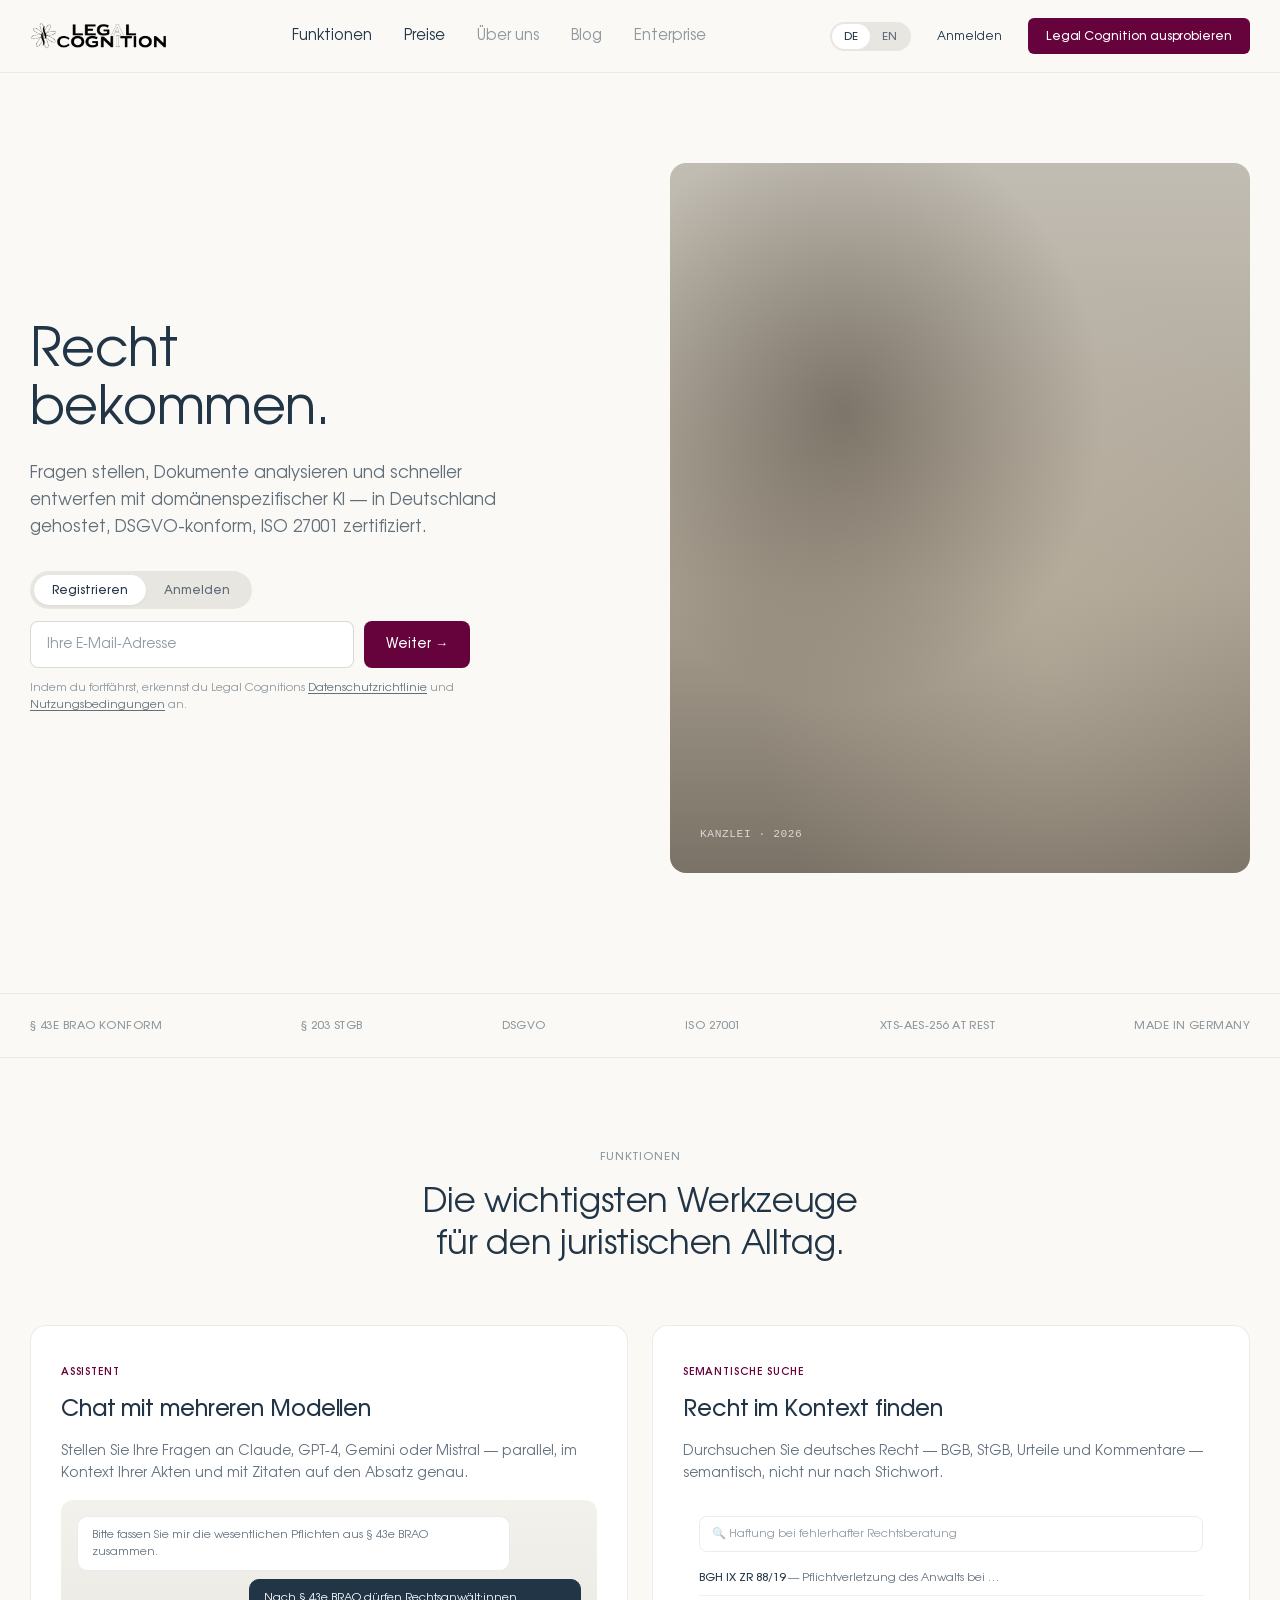
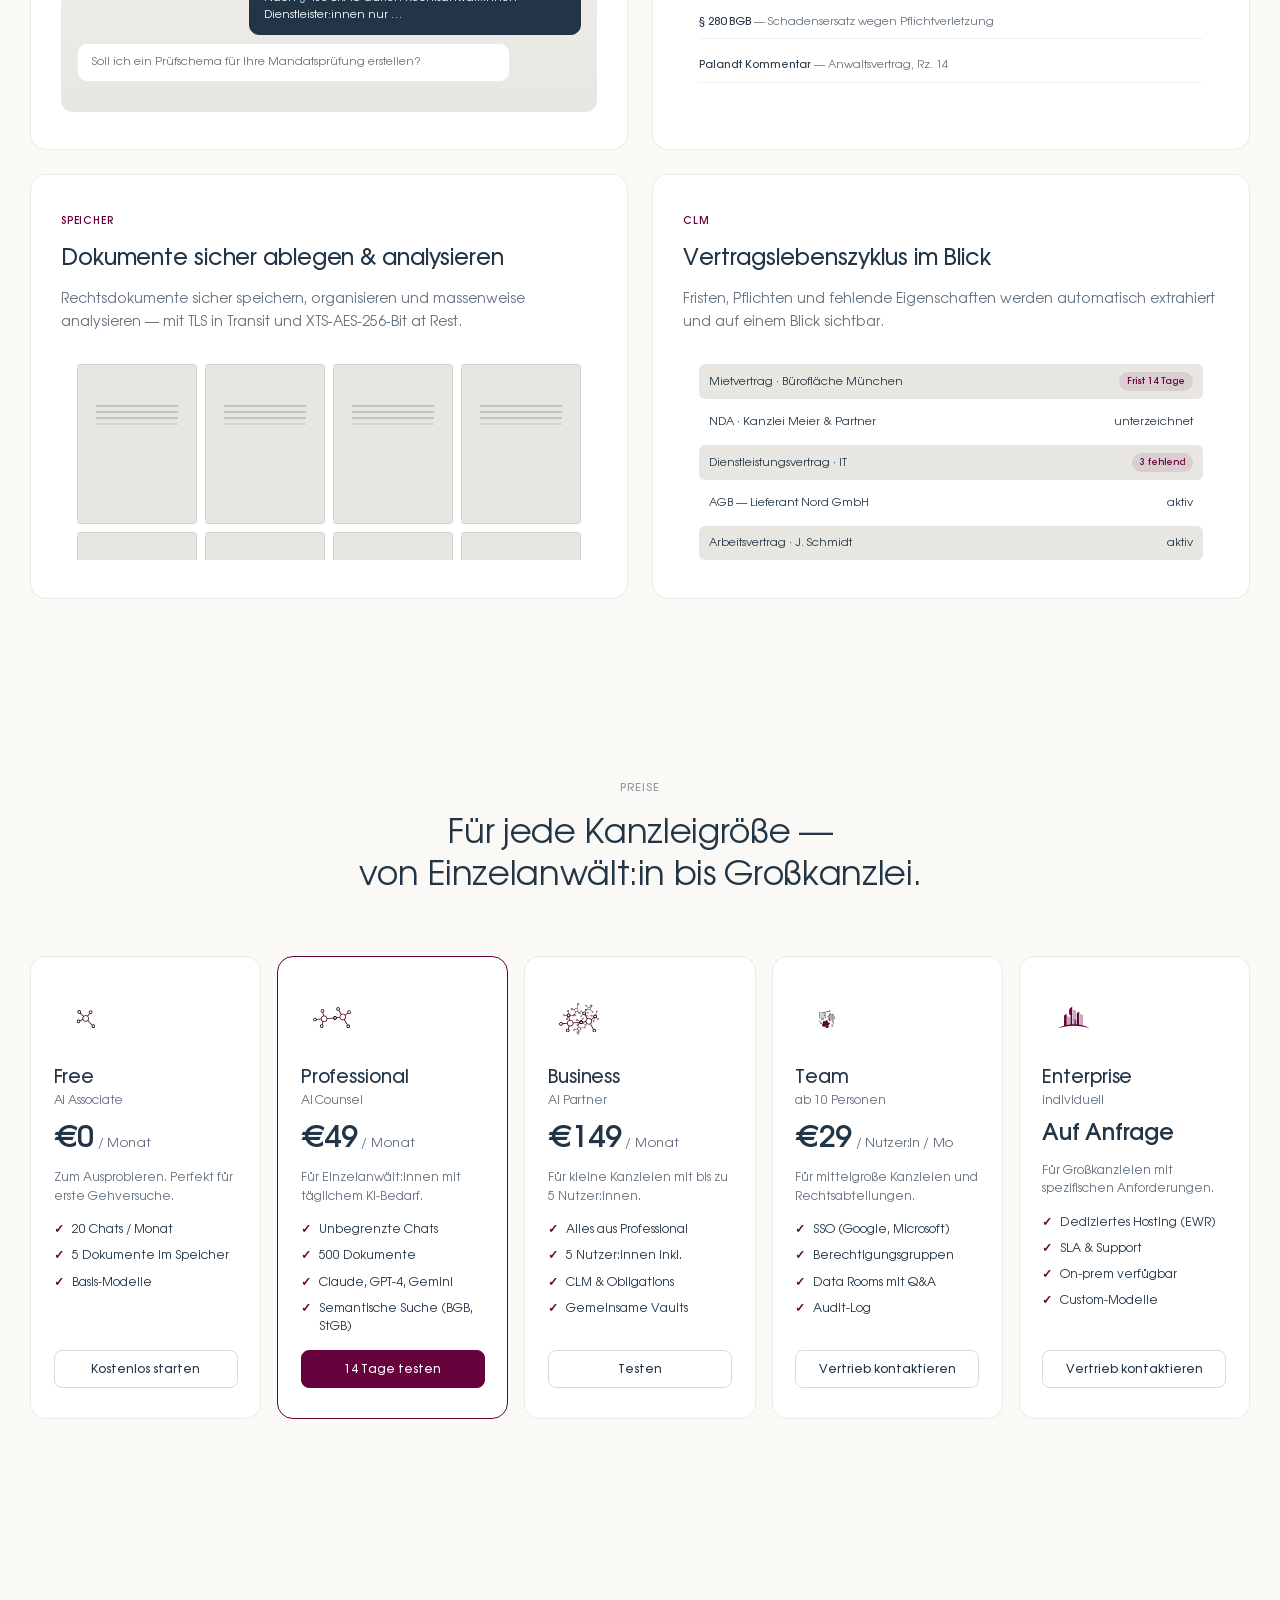
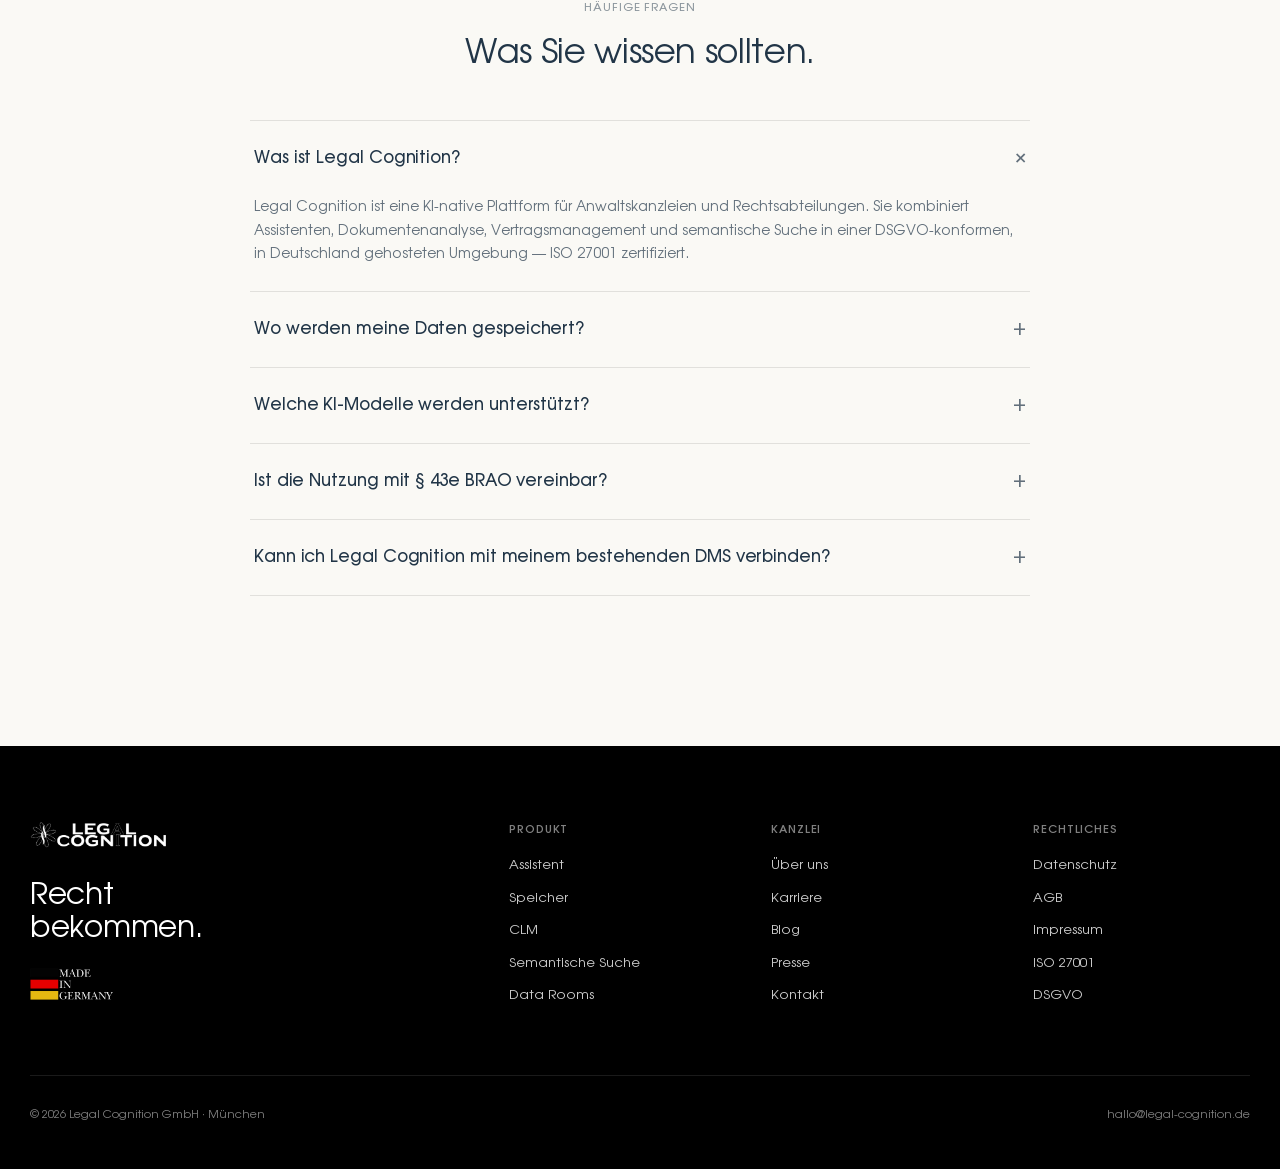
<file: design-systems/legal-cognition/ui_kits/landing/index.html>
<!doctype html>
<html lang="de">
<head>
<meta charset="utf-8" />
<title>Legal Cognition — Landing</title>
<meta name="viewport" content="width=device-width, initial-scale=1" />
<link rel="stylesheet" href="../../colors_and_type.css" />
<style>
  body { background: var(--lc-bg); color: var(--lc-ink); margin: 0; }
  a { text-decoration: none; }

  /* ======= Header ======= */
  .header {
    position: sticky; top: 0; z-index: 100;
    background: var(--lc-header-bg);
    backdrop-filter: var(--lc-backdrop-header);
    -webkit-backdrop-filter: var(--lc-backdrop-header);
    border-bottom: 1px solid var(--lc-header-border);
  }
  .header-inner {
    max-width: 1400px; margin: 0 auto;
    height: 72px;
    padding: 0 2rem;
    display: flex; align-items: center; justify-content: space-between;
    gap: 32px;
  }
  .brand { display: flex; align-items: center; gap: 10px; }
  .brand img { height: 28px; filter: invert(1); }
  .nav-links { display: flex; gap: 32px; flex: 1; justify-content: center; }
  .nav-links a {
    font-size: 1rem; color: var(--lc-ink); font-weight: 400;
    transition: color var(--lc-t-default) var(--lc-ease);
  }
  .nav-links a.inactive { color: var(--lc-ink-3); }
  .nav-links a:hover { color: var(--lc-burgundy); }
  .header-ctas { display: flex; align-items: center; gap: 12px; }
  .btn-ghost {
    font-family: inherit; background: transparent; border: 0;
    font-size: 0.8125rem; color: var(--lc-ink); padding: 8px 14px;
    cursor: pointer; border-radius: 6px;
    transition: background var(--lc-t-default) var(--lc-ease);
  }
  .btn-ghost:hover { background: rgba(0,0,0,0.05); }
  .btn-primary {
    font-family: inherit; background: var(--lc-burgundy); color: #fff;
    border: 0; padding: 10px 18px; border-radius: 6px;
    font-size: 0.8125rem; font-weight: 500; cursor: pointer;
    letter-spacing: -0.005em;
    transition: opacity var(--lc-t-default) var(--lc-ease),
                transform var(--lc-t-default) var(--lc-ease),
                box-shadow var(--lc-t-default) var(--lc-ease);
  }
  .btn-primary:hover {
    opacity: 0.9;
    transform: translateY(-2px);
    box-shadow: var(--lc-shadow-hover);
  }
  .lang-toggle {
    display: inline-flex; background: var(--lc-bg-sunken);
    border-radius: 999px; padding: 2px;
  }
  .lang-toggle button {
    border: 0; background: transparent; padding: 5px 12px;
    border-radius: 999px; font-size: 0.75rem; color: var(--lc-ink-2);
    cursor: pointer; font-family: inherit; font-weight: 500;
  }
  .lang-toggle button.on { background: #fff; color: var(--lc-ink); }

  /* ======= Hero ======= */
  .hero {
    padding: 6rem 2rem 8rem;
    max-width: 1400px; margin: 0 auto;
  }
  .hero-grid {
    display: grid; grid-template-columns: 1fr 1fr; gap: 4rem;
    align-items: center;
  }
  .hero h1 {
    font-size: 3.5rem; font-weight: 400; letter-spacing: -0.01em;
    line-height: 1.1; margin: 0 0 1.5rem;
  }
  .hero-sub {
    font-size: 1.125rem; color: var(--lc-ink-2); line-height: 1.6;
    max-width: 500px; margin: 0 0 2rem;
  }
  .auth-form {
    display: flex; flex-direction: column; gap: 12px; max-width: 440px;
  }
  .auth-row { display: flex; gap: 10px; }
  .auth-row .input {
    flex: 1;
    padding: 13px 16px;
    border: 1px solid var(--lc-border-strong);
    border-radius: var(--lc-radius-md);
    background: var(--lc-bg-alt);
    font-size: 0.9375rem; color: var(--lc-ink); font-family: inherit;
    transition: border-color var(--lc-t-default) var(--lc-ease);
  }
  .auth-row .input:focus { outline: none; border-color: var(--lc-ink); }
  .auth-row .input::placeholder { color: var(--lc-ink-3); }
  .auth-row button {
    padding: 13px 22px;
    background: var(--lc-burgundy); color: #fff; border: 0;
    border-radius: var(--lc-radius-md); font-family: inherit;
    font-size: 0.875rem; font-weight: 500; cursor: pointer;
    transition: opacity var(--lc-t-default) var(--lc-ease);
  }
  .auth-row button:hover { opacity: 0.9; }
  .mode-toggle {
    display: inline-flex; background: var(--lc-bg-sunken);
    border-radius: 20px; padding: 4px; align-self: flex-start;
  }
  .mode-toggle button {
    border: 0; background: transparent; padding: 7px 18px;
    border-radius: 20px; font-size: 0.8125rem; color: var(--lc-ink-2);
    cursor: pointer; font-family: inherit; font-weight: 500;
    transition: all var(--lc-t-default) var(--lc-ease);
  }
  .mode-toggle button.on {
    background: var(--lc-bg-alt); color: var(--lc-ink);
    box-shadow: 0 1px 3px rgba(0,0,0,0.06);
  }
  .privacy {
    font-size: 0.75rem; color: var(--lc-ink-3);
    line-height: 1.5; max-width: 440px;
  }
  .privacy a { color: var(--lc-ink-2); text-decoration: underline; }

  .hero-visual {
    aspect-ratio: 4/5;
    background:
      linear-gradient(180deg, #c2bdb3 0%, #a89f90 60%, #7a7266 100%);
    border-radius: var(--lc-radius-xl);
    position: relative; overflow: hidden;
    display: flex; align-items: flex-end; padding: 2rem;
  }
  .hero-visual::before {
    /* warm vignette / figure suggestion */
    content: ""; position: absolute; inset: 0;
    background:
      radial-gradient(ellipse at 30% 35%, rgba(60,50,40,0.45) 0%, transparent 45%),
      radial-gradient(ellipse at 65% 70%, rgba(230,215,195,0.25) 0%, transparent 55%);
  }
  .hero-visual .tag {
    position: relative;
    font-size: 0.75rem; color: rgba(255,255,255,0.7);
    font-family: var(--lc-font-mono);
    letter-spacing: 0.05em; text-transform: uppercase;
  }

  /* ======= Trust bar ======= */
  .trust {
    border-top: 1px solid var(--lc-border-hairline);
    border-bottom: 1px solid var(--lc-border-hairline);
    padding: 1.5rem 2rem;
    margin: 0 auto;
    max-width: 1400px;
    display: flex; align-items: center; justify-content: space-between;
    gap: 2rem; flex-wrap: wrap;
  }
  .trust-item {
    font-size: 0.75rem; letter-spacing: 0.04em;
    color: var(--lc-ink-3); text-transform: uppercase;
    font-weight: 500;
  }

  /* ======= Features ======= */
  .features { padding: 6rem 2rem; max-width: 1400px; margin: 0 auto; }
  .section-eyebrow {
    font-size: 0.75rem; letter-spacing: 0.08em; text-transform: uppercase;
    color: var(--lc-ink-3); text-align: center; margin-bottom: 1rem;
    font-weight: 500;
  }
  .section-title {
    font-size: 2.25rem; font-weight: 400; text-align: center;
    letter-spacing: -0.01em; line-height: 1.25;
    max-width: 780px; margin: 0 auto 4rem;
  }
  .feat-grid {
    display: grid; grid-template-columns: 1fr 1fr; gap: 24px;
  }
  .feat-card {
    background: var(--lc-bg-alt);
    border: 1px solid var(--lc-border);
    border-radius: var(--lc-radius-xl);
    padding: 2.5rem 2rem;
    display: flex; flex-direction: column; gap: 1rem;
    min-height: 320px;
  }
  .feat-card .eyebrow {
    font-size: 0.6875rem; letter-spacing: 0.08em;
    text-transform: uppercase; color: var(--lc-burgundy);
    font-weight: 600;
  }
  .feat-card h3 {
    font-size: 1.5rem; font-weight: 500; letter-spacing: -0.005em;
    margin: 0; line-height: 1.3;
  }
  .feat-card p {
    color: var(--lc-ink-2); line-height: 1.6; font-size: 0.9375rem;
    margin: 0;
  }
  .feat-preview {
    margin-top: auto; height: 180px;
    background: var(--lc-bg-sunken);
    border-radius: var(--lc-radius-lg);
    position: relative; overflow: hidden;
    display: flex; align-items: center; justify-content: center;
  }
  .feat-preview.chat {
    background:
      linear-gradient(180deg, #f3f1ec 0%, #e8e6e1 100%);
    padding: 16px;
    flex-direction: column; gap: 8px; align-items: stretch; justify-content: flex-start;
  }
  .feat-preview.chat .msg {
    background: #fff; border: 1px solid var(--lc-border);
    border-radius: 10px; padding: 10px 14px;
    font-size: 0.75rem; color: var(--lc-ink-2); line-height: 1.5;
    max-width: 80%;
  }
  .feat-preview.chat .msg.user {
    align-self: flex-end; background: var(--lc-ink); color: #fff;
    border-color: var(--lc-ink);
  }
  .feat-preview.search {
    background: #fff; align-items: flex-start; justify-content: flex-start;
    padding: 16px; flex-direction: column; gap: 10px;
  }
  .feat-preview.search .q {
    display: flex; align-items: center; gap: 8px;
    padding: 8px 12px; border: 1px solid var(--lc-border); border-radius: 8px;
    width: 100%; box-sizing: border-box;
    font-size: 0.75rem; color: var(--lc-ink-3);
  }
  .feat-preview.search .hit {
    width: 100%; padding: 8px 0;
    border-bottom: 1px solid var(--lc-border-hairline);
    font-size: 0.75rem; color: var(--lc-ink-2); line-height: 1.5;
  }
  .feat-preview.search .hit b { color: var(--lc-ink); font-weight: 500; }
  .feat-preview.vault {
    background: #fff;
    display: grid; grid-template-columns: repeat(4, 1fr); gap: 8px;
    padding: 16px; align-items: start;
  }
  .feat-preview.vault .doc {
    aspect-ratio: 3/4;
    background: var(--lc-bg-sunken);
    border: 1px solid var(--lc-border);
    border-radius: 4px;
    position: relative;
  }
  .feat-preview.vault .doc::after {
    content: ""; position: absolute;
    top: 25%; left: 15%; right: 15%; height: 2px;
    background: var(--lc-border-strong);
    box-shadow:
      0 6px 0 var(--lc-border-strong),
      0 12px 0 var(--lc-border-strong),
      0 18px 0 rgba(0,0,0,0.08);
  }
  .feat-preview.clm {
    background: #fff; padding: 16px;
    flex-direction: column; align-items: stretch; justify-content: flex-start; gap: 6px;
  }
  .feat-preview.clm .row {
    display: flex; justify-content: space-between; align-items: center;
    padding: 8px 10px; border-radius: 6px;
    font-size: 0.75rem;
  }
  .feat-preview.clm .row:nth-child(odd) { background: var(--lc-bg-sunken); }
  .feat-preview.clm .row .pill {
    font-size: 0.625rem; padding: 2px 8px; border-radius: 999px;
    background: rgba(102,2,60,0.10); color: var(--lc-burgundy); font-weight: 600;
  }

  /* ======= Pricing ======= */
  .pricing { padding: 6rem 2rem; max-width: 1400px; margin: 0 auto; }
  .price-grid {
    display: grid; grid-template-columns: repeat(5, 1fr); gap: 16px;
  }
  .price-card {
    background: var(--lc-bg-alt);
    border: 1px solid var(--lc-border);
    border-radius: var(--lc-radius-xl);
    padding: 2rem 1.5rem;
    display: flex; flex-direction: column; gap: 1rem;
  }
  .price-card.featured {
    border-color: var(--lc-burgundy);
    border-width: 1.5px;
  }
  .price-card .icon { width: 64px; height: 64px; }
  .price-card .icon img { width: 100%; height: 100%; }
  .price-card .pname {
    font-size: 1.25rem; font-weight: 500; letter-spacing: -0.005em;
    line-height: 1.3;
  }
  .price-card .pname .sub {
    display: block; font-size: 0.8125rem; color: var(--lc-ink-2);
    font-weight: 400; margin-top: 2px;
  }
  .price-card .amt {
    font-size: 2rem; font-weight: 600; letter-spacing: -0.01em;
    line-height: 1;
  }
  .price-card .amt .per {
    font-size: 0.875rem; color: var(--lc-ink-2); font-weight: 400;
  }
  .price-card .pdesc {
    font-size: 0.8125rem; color: var(--lc-ink-2); line-height: 1.5;
  }
  .price-card ul {
    list-style: none; padding: 0; margin: 0;
    display: flex; flex-direction: column; gap: 8px;
    font-size: 0.8125rem; line-height: 1.5;
  }
  .price-card li { display: flex; gap: 8px; align-items: flex-start; }
  .price-card li::before {
    content: "✓"; color: var(--lc-burgundy); font-weight: 600; flex-shrink: 0;
  }
  .price-card .pbtn {
    margin-top: auto; padding: 10px 16px;
    border-radius: var(--lc-radius-md);
    font-family: inherit; font-size: 0.8125rem; font-weight: 500;
    border: 1px solid var(--lc-border-strong); background: transparent;
    color: var(--lc-ink); cursor: pointer;
    transition: all var(--lc-t-default) var(--lc-ease);
  }
  .price-card .pbtn:hover { background: rgba(0,0,0,0.04); }
  .price-card.featured .pbtn {
    background: var(--lc-burgundy); color: #fff; border-color: var(--lc-burgundy);
  }
  .price-card.featured .pbtn:hover { opacity: 0.9; background: var(--lc-burgundy); }

  /* ======= FAQ ======= */
  .faq {
    padding: 6rem 2rem; max-width: 780px; margin: 0 auto;
  }
  .acc { border-top: 1px solid var(--lc-divider); }
  .acc-item { border-bottom: 1px solid var(--lc-divider); }
  .acc-q {
    display: flex; justify-content: space-between; align-items: center;
    padding: 24px 4px; cursor: pointer; gap: 16px;
    font-size: 1.125rem; font-weight: 500; letter-spacing: -0.005em;
  }
  .acc-q .plus {
    font-size: 1.5rem; font-weight: 400; line-height: 1;
    color: var(--lc-ink-2); transition: transform 0.3s var(--lc-ease);
  }
  .acc-item.open .acc-q .plus { transform: rotate(45deg); }
  .acc-a {
    max-height: 0; overflow: hidden;
    transition: max-height 0.3s ease-in-out, padding 0.3s ease-in-out;
  }
  .acc-item.open .acc-a { max-height: 360px; padding: 0 4px 24px; }
  .acc-a p {
    color: var(--lc-ink-2); font-size: 0.9375rem; line-height: 1.7;
    margin: 0;
  }

  /* ======= Footer ======= */
  footer {
    background: #000; color: #fff; margin-top: 4rem;
    padding: 5rem 2rem 3rem;
  }
  .foot-inner {
    max-width: 1400px; margin: 0 auto;
    display: grid; grid-template-columns: 2fr 1fr 1fr 1fr; gap: 3rem;
  }
  .foot-brand img { height: 28px; margin-bottom: 1.5rem; }
  .foot-brand .tag {
    font-size: 2rem; font-weight: 400; letter-spacing: -0.01em;
    line-height: 1.1; margin-bottom: 1.5rem;
  }
  .foot-brand .made { height: 32px; opacity: 0.9; }
  .foot-col h5 {
    font-size: 0.75rem; text-transform: uppercase; letter-spacing: 0.08em;
    color: rgba(255,255,255,0.5); margin: 0 0 1rem; font-weight: 600;
  }
  .foot-col ul { list-style: none; padding: 0; margin: 0;
    display: flex; flex-direction: column; gap: 10px; }
  .foot-col a {
    color: rgba(255,255,255,0.8); font-size: 0.875rem;
    transition: color var(--lc-t-default) var(--lc-ease);
  }
  .foot-col a:hover { color: #fff; }
  .foot-bottom {
    max-width: 1400px; margin: 3rem auto 0; padding-top: 2rem;
    border-top: 1px solid rgba(255,255,255,0.1);
    display: flex; justify-content: space-between; align-items: center;
    font-size: 0.75rem; color: rgba(255,255,255,0.5);
  }
</style>
</head>
<body>

<header class="header">
  <div class="header-inner">
    <a href="#" class="brand">
      <img src="../../assets/logo_weiss.png" alt="Legal Cognition" />
    </a>
    <nav class="nav-links">
      <a href="#features">Funktionen</a>
      <a href="#pricing">Preise</a>
      <a href="#" class="inactive">Über uns</a>
      <a href="#" class="inactive">Blog</a>
      <a href="#" class="inactive">Enterprise</a>
    </nav>
    <div class="header-ctas">
      <div class="lang-toggle">
        <button class="on">DE</button>
        <button>EN</button>
      </div>
      <button class="btn-ghost">Anmelden</button>
      <button class="btn-primary">Legal Cognition ausprobieren</button>
    </div>
  </div>
</header>

<section class="hero">
  <div class="hero-grid">
    <div>
      <h1>Recht<br/>bekommen.</h1>
      <p class="hero-sub">
        Fragen stellen, Dokumente analysieren und schneller entwerfen mit
        domänenspezifischer KI — in Deutschland gehostet, DSGVO-konform,
        ISO 27001 zertifiziert.
      </p>
      <form class="auth-form" onsubmit="return false;">
        <div class="mode-toggle">
          <button type="button" class="on">Registrieren</button>
          <button type="button">Anmelden</button>
        </div>
        <div class="auth-row">
          <input class="input" type="email" placeholder="Ihre E-Mail-Adresse" />
          <button type="submit">Weiter →</button>
        </div>
        <p class="privacy">
          Indem du fortfährst, erkennst du Legal Cognitions
          <a href="#">Datenschutzrichtlinie</a> und
          <a href="#">Nutzungsbedingungen</a> an.
        </p>
      </form>
    </div>
    <div class="hero-visual">
      <span class="tag">Kanzlei · 2026</span>
    </div>
  </div>
</section>

<div class="trust">
  <span class="trust-item">§ 43e BRAO konform</span>
  <span class="trust-item">§ 203 StGB</span>
  <span class="trust-item">DSGVO</span>
  <span class="trust-item">ISO 27001</span>
  <span class="trust-item">XTS-AES-256 at Rest</span>
  <span class="trust-item">Made in Germany</span>
</div>

<section class="features" id="features">
  <div class="section-eyebrow">Funktionen</div>
  <h2 class="section-title">Die wichtigsten Werkzeuge<br/>für den juristischen Alltag.</h2>

  <div class="feat-grid">
    <div class="feat-card">
      <span class="eyebrow">Assistent</span>
      <h3>Chat mit mehreren Modellen</h3>
      <p>Stellen Sie Ihre Fragen an Claude, GPT-4, Gemini oder Mistral — parallel, im Kontext Ihrer Akten und mit Zitaten auf den Absatz genau.</p>
      <div class="feat-preview chat">
        <div class="msg">Bitte fassen Sie mir die wesentlichen Pflichten aus § 43e BRAO zusammen.</div>
        <div class="msg user" style="max-width:60%;">Nach § 43e BRAO dürfen Rechtsanwält:innen Dienstleister:innen nur …</div>
        <div class="msg">Soll ich ein Prüfschema für Ihre Mandatsprüfung erstellen?</div>
      </div>
    </div>

    <div class="feat-card">
      <span class="eyebrow">Semantische Suche</span>
      <h3>Recht im Kontext finden</h3>
      <p>Durchsuchen Sie deutsches Recht — BGB, StGB, Urteile und Kommentare — semantisch, nicht nur nach Stichwort.</p>
      <div class="feat-preview search">
        <div class="q">🔍 Haftung bei fehlerhafter Rechtsberatung</div>
        <div class="hit"><b>BGH IX ZR 88/19</b> — Pflichtverletzung des Anwalts bei …</div>
        <div class="hit"><b>§ 280 BGB</b> — Schadensersatz wegen Pflichtverletzung</div>
        <div class="hit"><b>Palandt Kommentar</b> — Anwaltsvertrag, Rz. 14</div>
      </div>
    </div>

    <div class="feat-card">
      <span class="eyebrow">Speicher</span>
      <h3>Dokumente sicher ablegen & analysieren</h3>
      <p>Rechtsdokumente sicher speichern, organisieren und massenweise analysieren — mit TLS in Transit und XTS-AES-256-Bit at Rest.</p>
      <div class="feat-preview vault">
        <div class="doc"></div><div class="doc"></div><div class="doc"></div><div class="doc"></div>
        <div class="doc"></div><div class="doc"></div><div class="doc"></div><div class="doc"></div>
      </div>
    </div>

    <div class="feat-card">
      <span class="eyebrow">CLM</span>
      <h3>Vertragslebenszyklus im Blick</h3>
      <p>Fristen, Pflichten und fehlende Eigenschaften werden automatisch extrahiert und auf einem Blick sichtbar.</p>
      <div class="feat-preview clm">
        <div class="row"><span>Mietvertrag · Bürofläche München</span><span class="pill">Frist 14 Tage</span></div>
        <div class="row"><span>NDA · Kanzlei Meier & Partner</span><span>unterzeichnet</span></div>
        <div class="row"><span>Dienstleistungsvertrag · IT</span><span class="pill">3 fehlend</span></div>
        <div class="row"><span>AGB — Lieferant Nord GmbH</span><span>aktiv</span></div>
        <div class="row"><span>Arbeitsvertrag · J. Schmidt</span><span>aktiv</span></div>
      </div>
    </div>
  </div>
</section>

<section class="pricing" id="pricing">
  <div class="section-eyebrow">Preise</div>
  <h2 class="section-title">Für jede Kanzleigröße —<br/>von Einzelanwält:in bis Großkanzlei.</h2>

  <div class="price-grid">
    <div class="price-card">
      <div class="icon"><img src="../../assets/Icon_free.svg" alt="" /></div>
      <div class="pname">Free<span class="sub">AI Associate</span></div>
      <div class="amt">€0<span class="per"> / Monat</span></div>
      <p class="pdesc">Zum Ausprobieren. Perfekt für erste Gehversuche.</p>
      <ul>
        <li>20 Chats / Monat</li>
        <li>5 Dokumente im Speicher</li>
        <li>Basis-Modelle</li>
      </ul>
      <button class="pbtn">Kostenlos starten</button>
    </div>

    <div class="price-card featured">
      <div class="icon"><img src="../../assets/Icon_professional.svg" alt="" /></div>
      <div class="pname">Professional<span class="sub">AI Counsel</span></div>
      <div class="amt">€49<span class="per"> / Monat</span></div>
      <p class="pdesc">Für Einzelanwält:innen mit täglichem KI-Bedarf.</p>
      <ul>
        <li>Unbegrenzte Chats</li>
        <li>500 Dokumente</li>
        <li>Claude, GPT-4, Gemini</li>
        <li>Semantische Suche (BGB, StGB)</li>
      </ul>
      <button class="pbtn">14 Tage testen</button>
    </div>

    <div class="price-card">
      <div class="icon"><img src="../../assets/Icon_business.svg" alt="" /></div>
      <div class="pname">Business<span class="sub">AI Partner</span></div>
      <div class="amt">€149<span class="per"> / Monat</span></div>
      <p class="pdesc">Für kleine Kanzleien mit bis zu 5 Nutzer:innen.</p>
      <ul>
        <li>Alles aus Professional</li>
        <li>5 Nutzer:innen inkl.</li>
        <li>CLM & Obligations</li>
        <li>Gemeinsame Vaults</li>
      </ul>
      <button class="pbtn">Testen</button>
    </div>

    <div class="price-card">
      <div class="icon"><img src="../../assets/Icon_team.svg" alt="" /></div>
      <div class="pname">Team<span class="sub">ab 10 Personen</span></div>
      <div class="amt">€29<span class="per"> / Nutzer:in / Mo</span></div>
      <p class="pdesc">Für mittelgroße Kanzleien und Rechtsabteilungen.</p>
      <ul>
        <li>SSO (Google, Microsoft)</li>
        <li>Berechtigungsgruppen</li>
        <li>Data Rooms mit Q&A</li>
        <li>Audit-Log</li>
      </ul>
      <button class="pbtn">Vertrieb kontaktieren</button>
    </div>

    <div class="price-card">
      <div class="icon"><img src="../../assets/Icon_enterprise.svg" alt="" /></div>
      <div class="pname">Enterprise<span class="sub">individuell</span></div>
      <div class="amt" style="font-size:1.5rem;">Auf Anfrage</div>
      <p class="pdesc">Für Großkanzleien mit spezifischen Anforderungen.</p>
      <ul>
        <li>Dediziertes Hosting (EWR)</li>
        <li>SLA & Support</li>
        <li>On-prem verfügbar</li>
        <li>Custom-Modelle</li>
      </ul>
      <button class="pbtn">Vertrieb kontaktieren</button>
    </div>
  </div>
</section>

<section class="faq">
  <div class="section-eyebrow">Häufige Fragen</div>
  <h2 class="section-title" style="margin-bottom:3rem;">Was Sie wissen sollten.</h2>

  <div class="acc">
    <div class="acc-item open">
      <div class="acc-q" onclick="toggleAcc(this)">Was ist Legal Cognition?<span class="plus">+</span></div>
      <div class="acc-a"><p>Legal Cognition ist eine KI-native Plattform für Anwaltskanzleien und Rechtsabteilungen. Sie kombiniert Assistenten, Dokumentenanalyse, Vertragsmanagement und semantische Suche in einer DSGVO-konformen, in Deutschland gehosteten Umgebung — ISO 27001 zertifiziert.</p></div>
    </div>
    <div class="acc-item">
      <div class="acc-q" onclick="toggleAcc(this)">Wo werden meine Daten gespeichert?<span class="plus">+</span></div>
      <div class="acc-a"><p>Ausschließlich in Rechenzentren innerhalb Deutschlands, betrieben durch ISO 27001-zertifizierte Dienstleister:innen im EWR. Daten in Transit sind per TLS, Daten at Rest per XTS-AES-256-Bit verschlüsselt. Es findet keine Weiterverarbeitung durch die Modellanbieter statt.</p></div>
    </div>
    <div class="acc-item">
      <div class="acc-q" onclick="toggleAcc(this)">Welche KI-Modelle werden unterstützt?<span class="plus">+</span></div>
      <div class="acc-a"><p>Claude (Anthropic), GPT-4 (OpenAI), Gemini (Google), Mistral — je nach Aufgabe wählen Sie selbst. Unsere eigene Retrieval-Schicht Scrivener bindet Ihre Dokumente als Kontext ein.</p></div>
    </div>
    <div class="acc-item">
      <div class="acc-q" onclick="toggleAcc(this)">Ist die Nutzung mit § 43e BRAO vereinbar?<span class="plus">+</span></div>
      <div class="acc-a"><p>Ja. Legal Cognition wurde explizit für die Anforderungen des § 43e BRAO entworfen. Wir unterliegen keinem Zugriff auf Mandatsdaten, schließen Auftragsverarbeitungsverträge und halten das Berufsgeheimnis nach § 203 StGB ein.</p></div>
    </div>
    <div class="acc-item">
      <div class="acc-q" onclick="toggleAcc(this)">Kann ich Legal Cognition mit meinem bestehenden DMS verbinden?<span class="plus">+</span></div>
      <div class="acc-a"><p>Über Connectors für Confluence, SharePoint, OneDrive, Google Drive, Dropbox und Notion — weitere Integrationen auf Anfrage.</p></div>
    </div>
  </div>
</section>

<footer>
  <div class="foot-inner">
    <div class="foot-brand">
      <img src="../../assets/logo_weiss.png" alt="Legal Cognition" />
      <div class="tag">Recht<br/>bekommen.</div>
      <img class="made" src="../../assets/madeinger_white.png" alt="Made in Germany" />
    </div>
    <div class="foot-col">
      <h5>Produkt</h5>
      <ul>
        <li><a href="#">Assistent</a></li>
        <li><a href="#">Speicher</a></li>
        <li><a href="#">CLM</a></li>
        <li><a href="#">Semantische Suche</a></li>
        <li><a href="#">Data Rooms</a></li>
      </ul>
    </div>
    <div class="foot-col">
      <h5>Kanzlei</h5>
      <ul>
        <li><a href="#">Über uns</a></li>
        <li><a href="#">Karriere</a></li>
        <li><a href="#">Blog</a></li>
        <li><a href="#">Presse</a></li>
        <li><a href="#">Kontakt</a></li>
      </ul>
    </div>
    <div class="foot-col">
      <h5>Rechtliches</h5>
      <ul>
        <li><a href="#">Datenschutz</a></li>
        <li><a href="#">AGB</a></li>
        <li><a href="#">Impressum</a></li>
        <li><a href="#">ISO 27001</a></li>
        <li><a href="#">DSGVO</a></li>
      </ul>
    </div>
  </div>
  <div class="foot-bottom">
    <span>© 2026 Legal Cognition GmbH · München</span>
    <span>hallo@legal-cognition.de</span>
  </div>
</footer>

<script>
  function toggleAcc(el) {
    el.parentElement.classList.toggle('open');
  }
</script>
</body>
</html>
</file>
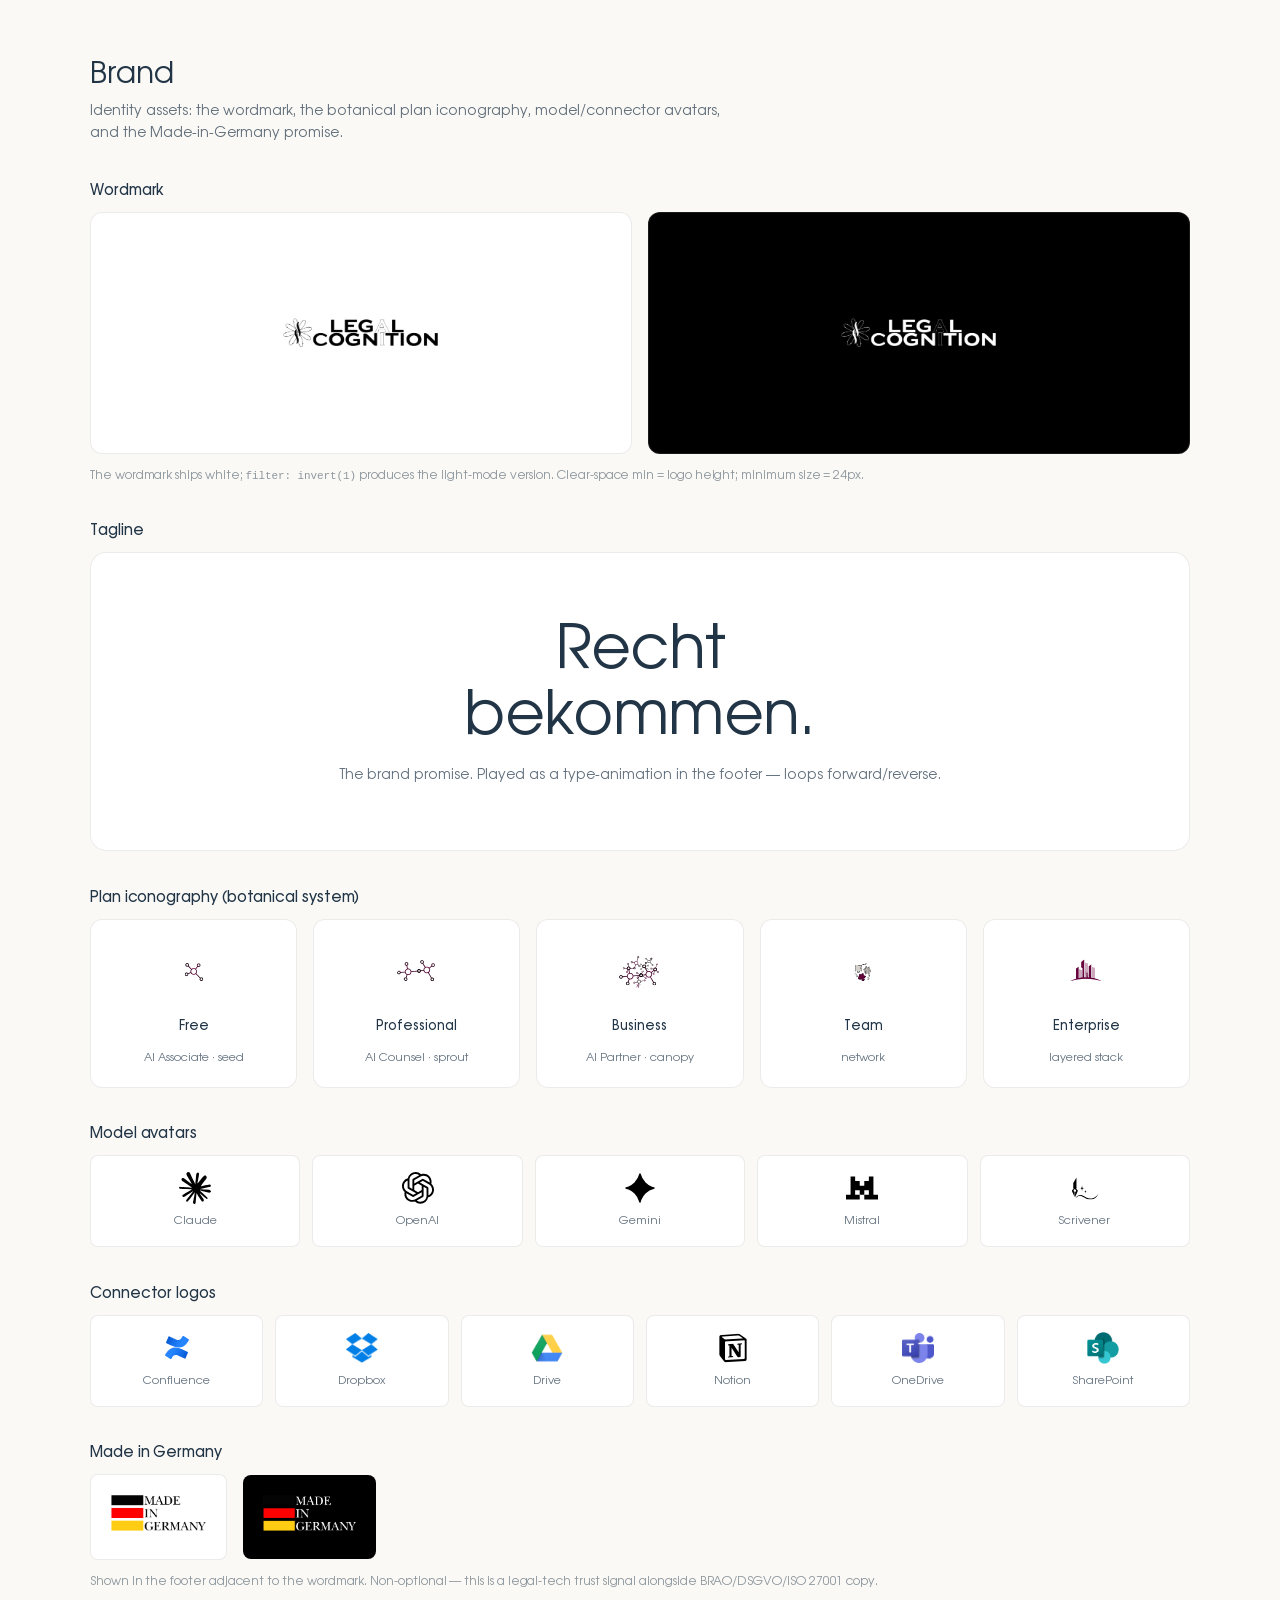
<file: design-systems/legal-cognition/preview/brand.html>
<!doctype html>
<html lang="en">
<head>
<meta charset="utf-8" />
<title>Legal Cognition — Brand</title>
<link rel="stylesheet" href="../colors_and_type.css" />
<style>
  body { padding: 48px; }
  .wrap { max-width: 1100px; margin: 0 auto; }
  h1 { font-size: 2rem; font-weight: 400; margin-bottom: 0.5rem; letter-spacing: -0.01em; }
  h2 { font-size: 1rem; font-weight: 500; text-align: left; margin: 2.5rem 0 0.75rem; letter-spacing: -0.005em; }
  .intro { color: var(--lc-ink-2); max-width: 640px; margin-bottom: 2rem; }
  .grid { display: grid; gap: 16px; }
  .logo-row { display: grid; grid-template-columns: 1fr 1fr; gap: 16px; }
  .logo-card {
    border: 1px solid var(--lc-border);
    border-radius: var(--lc-radius-lg);
    padding: 40px;
    display: flex; align-items: center; justify-content: center;
    min-height: 160px;
  }
  .logo-card.light { background: var(--lc-bg-alt); }
  .logo-card.dark { background: #000; }
  .logo-card img { height: 32px; }
  .logo-card.light img { filter: invert(1); }

  .plans { display: grid; grid-template-columns: repeat(5, 1fr); gap: 16px; }
  .plan {
    border: 1px solid var(--lc-border);
    border-radius: var(--lc-radius-lg);
    padding: 20px;
    background: var(--lc-bg-alt);
    display: flex; flex-direction: column; align-items: center; gap: 12px;
    text-align: center;
  }
  .plan img { width: 64px; height: 64px; }
  .plan .n { font-size: 0.875rem; font-weight: 500; }
  .plan .r { font-size: 0.75rem; color: var(--lc-ink-2); }

  .mini-grid { display: grid; grid-template-columns: repeat(6, 1fr); gap: 12px; }
  .mini {
    border: 1px solid var(--lc-border);
    background: var(--lc-bg-alt);
    border-radius: var(--lc-radius-md);
    padding: 16px; text-align: center;
    display: flex; flex-direction: column; gap: 8px; align-items: center;
  }
  .mini img { width: 32px; height: 32px; object-fit: contain; }
  .mini .n { font-size: 0.75rem; color: var(--lc-ink-2); }

  .tagline {
    border: 1px solid var(--lc-border);
    border-radius: var(--lc-radius-xl);
    padding: 64px;
    background: var(--lc-bg-alt);
    text-align: center;
  }
  .tagline .line {
    font-size: 4rem;
    font-weight: 400;
    letter-spacing: -0.01em;
    line-height: 1.1;
  }
  .tagline .sub { margin-top: 1rem; color: var(--lc-ink-2); }

  .madein { display: flex; gap: 16px; align-items: center; }
  .madein .light { background: #fff; padding: 20px; border: 1px solid var(--lc-border); border-radius: 8px; }
  .madein .dark { background: #000; padding: 20px; border-radius: 8px; }
  .madein img { height: 36px; }
</style>
</head>
<body>
<div class="wrap">
  <h1>Brand</h1>
  <p class="intro lc-body">Identity assets: the wordmark, the botanical plan iconography, model/connector avatars, and the Made‑in‑Germany promise.</p>

  <h2>Wordmark</h2>
  <div class="logo-row">
    <div class="logo-card light"><img src="../assets/logo_weiss.png" alt="Legal Cognition" /></div>
    <div class="logo-card dark"><img src="../assets/logo_weiss.png" alt="Legal Cognition" /></div>
  </div>
  <p class="lc-caption" style="margin-top:12px;">The wordmark ships white; <code>filter: invert(1)</code> produces the light-mode version. Clear-space min = logo height; minimum size = 24px.</p>

  <h2>Tagline</h2>
  <div class="tagline">
    <div class="line">Recht<br/>bekommen.</div>
    <div class="sub lc-body">The brand promise. Played as a type-animation in the footer — loops forward/reverse.</div>
  </div>

  <h2>Plan iconography (botanical system)</h2>
  <div class="plans">
    <div class="plan"><img src="../assets/Icon_free.svg" alt="" /><div class="n">Free</div><div class="r">AI Associate · seed</div></div>
    <div class="plan"><img src="../assets/Icon_professional.svg" alt="" /><div class="n">Professional</div><div class="r">AI Counsel · sprout</div></div>
    <div class="plan"><img src="../assets/Icon_business.svg" alt="" /><div class="n">Business</div><div class="r">AI Partner · canopy</div></div>
    <div class="plan"><img src="../assets/Icon_team.svg" alt="" /><div class="n">Team</div><div class="r">network</div></div>
    <div class="plan"><img src="../assets/Icon_enterprise.svg" alt="" /><div class="n">Enterprise</div><div class="r">layered stack</div></div>
  </div>

  <h2>Model avatars</h2>
  <div class="mini-grid" style="grid-template-columns: repeat(5, 1fr);">
    <div class="mini"><img src="../assets/models/claude.svg" alt="" /><div class="n">Claude</div></div>
    <div class="mini"><img src="../assets/models/openai.svg" alt="" /><div class="n">OpenAI</div></div>
    <div class="mini"><img src="../assets/models/gemini.svg" alt="" /><div class="n">Gemini</div></div>
    <div class="mini"><img src="../assets/models/mistral.svg" alt="" /><div class="n">Mistral</div></div>
    <div class="mini"><img src="../assets/models/scrivener.svg" alt="" /><div class="n">Scrivener</div></div>
  </div>

  <h2>Connector logos</h2>
  <div class="mini-grid">
    <div class="mini"><img src="../assets/connectors/Confluence.svg" alt="" /><div class="n">Confluence</div></div>
    <div class="mini"><img src="../assets/connectors/Dropbox.png" alt="" /><div class="n">Dropbox</div></div>
    <div class="mini"><img src="../assets/connectors/GoogleDrive.png" alt="" /><div class="n">Drive</div></div>
    <div class="mini"><img src="../assets/connectors/Notion.png" alt="" /><div class="n">Notion</div></div>
    <div class="mini"><img src="../assets/connectors/OneDrive.png" alt="" /><div class="n">OneDrive</div></div>
    <div class="mini"><img src="../assets/connectors/SharePoint.png" alt="" /><div class="n">SharePoint</div></div>
  </div>

  <h2>Made in Germany</h2>
  <div class="madein">
    <div class="light"><img src="../assets/madeinger_black.png" alt="Made in Germany" /></div>
    <div class="dark"><img src="../assets/madeinger_white.png" alt="Made in Germany" /></div>
  </div>
  <p class="lc-caption" style="margin-top:12px;">Shown in the footer adjacent to the wordmark. Non-optional — this is a legal-tech trust signal alongside BRAO/DSGVO/ISO 27001 copy.</p>

</div>
</body>
</html>
</file>
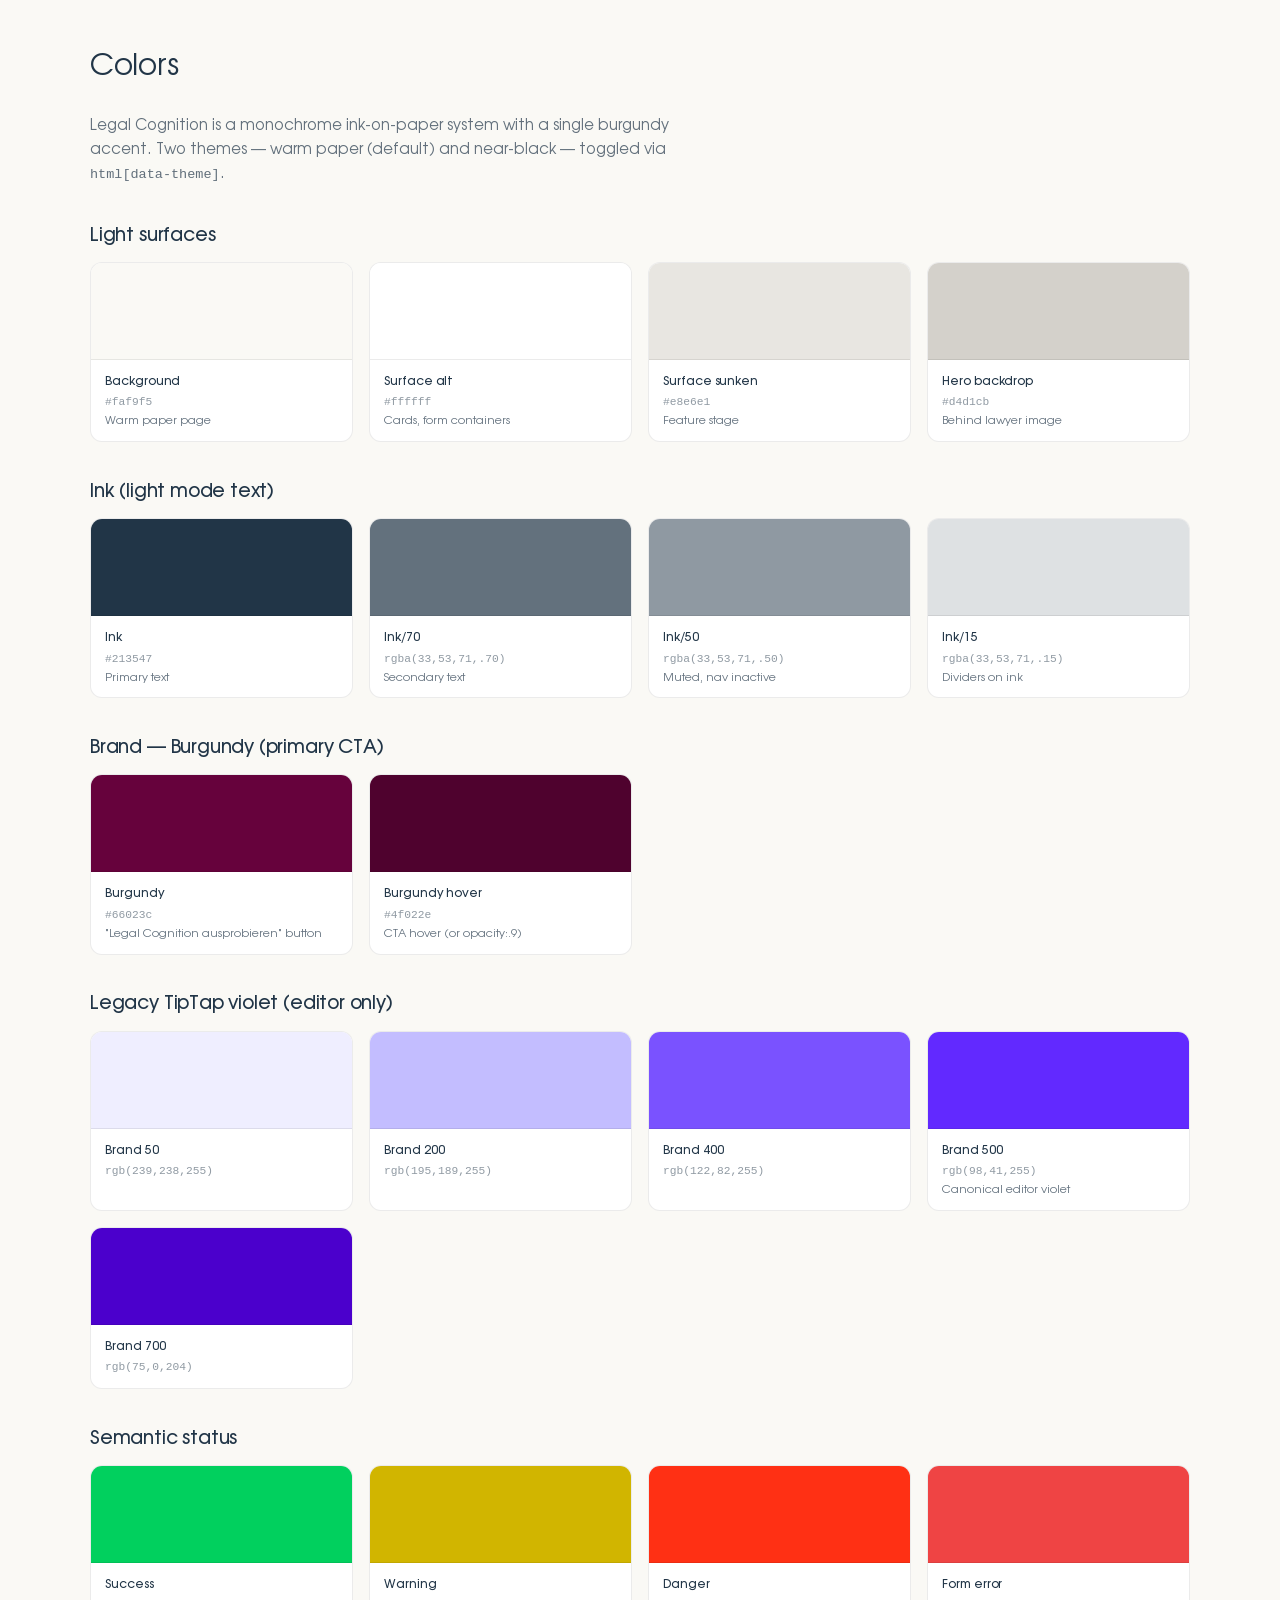
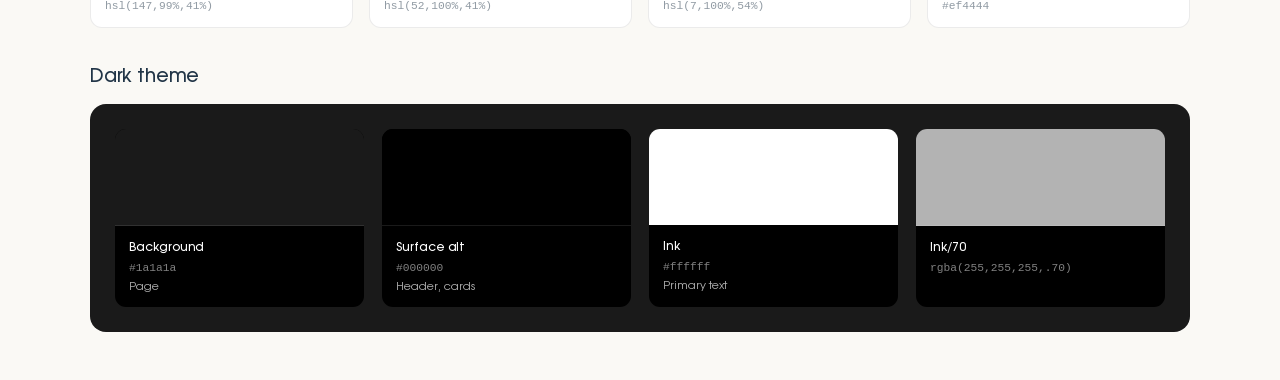
<file: design-systems/legal-cognition/preview/colors.html>
<!doctype html>
<html lang="en">
<head>
<meta charset="utf-8" />
<title>Legal Cognition — Colors</title>
<link rel="stylesheet" href="../colors_and_type.css" />
<style>
  body { padding: 40px; }
  .wrap { max-width: 1100px; margin: 0 auto; }
  h1 { font-size: 2rem; margin-bottom: 2rem; }
  h2 { font-size: 1.25rem; text-align: left; margin: 2.5rem 0 1rem; letter-spacing: -0.01em; font-weight: 500; }
  .grid { display: grid; grid-template-columns: repeat(auto-fill, minmax(220px, 1fr)); gap: 16px; }
  .swatch {
    border: 1px solid var(--lc-border);
    border-radius: var(--lc-radius-lg);
    overflow: hidden;
    background: var(--lc-bg-alt);
  }
  .chip { height: 96px; }
  .chip.bd { border-bottom: 1px solid var(--lc-border); }
  .meta { padding: 12px 14px; display: flex; flex-direction: column; gap: 2px; }
  .name { font-size: 0.8125rem; font-weight: 500; color: var(--lc-ink); letter-spacing: -0.005em; }
  .hex { font-family: var(--lc-font-mono); font-size: 0.75rem; color: var(--lc-ink-3); }
  .role { font-size: 0.75rem; color: var(--lc-ink-2); line-height: 1.4; }
  .dark-panel { background: #1a1a1a; padding: 24px; border-radius: 16px; margin-top: 1rem; }
  .dark-panel .swatch { background: #000; border-color: rgba(255,255,255,0.10); }
  .dark-panel .name { color: #fff; }
  .dark-panel .hex { color: rgba(255,255,255,0.5); }
  .dark-panel .role { color: rgba(255,255,255,0.7); }
</style>
</head>
<body>
<div class="wrap">

  <h1>Colors</h1>
  <p class="lc-subtitle" style="max-width: 640px; margin-bottom: 2rem;">
    Legal Cognition is a monochrome ink-on-paper system with a single burgundy accent. Two themes — warm paper (default) and near-black — toggled via <code>html[data-theme]</code>.
  </p>

  <h2>Light surfaces</h2>
  <div class="grid">
    <div class="swatch"><div class="chip bd" style="background:#faf9f5"></div><div class="meta"><span class="name">Background</span><span class="hex">#faf9f5</span><span class="role">Warm paper page</span></div></div>
    <div class="swatch"><div class="chip bd" style="background:#ffffff"></div><div class="meta"><span class="name">Surface alt</span><span class="hex">#ffffff</span><span class="role">Cards, form containers</span></div></div>
    <div class="swatch"><div class="chip bd" style="background:#e8e6e1"></div><div class="meta"><span class="name">Surface sunken</span><span class="hex">#e8e6e1</span><span class="role">Feature stage</span></div></div>
    <div class="swatch"><div class="chip bd" style="background:#d4d1cb"></div><div class="meta"><span class="name">Hero backdrop</span><span class="hex">#d4d1cb</span><span class="role">Behind lawyer image</span></div></div>
  </div>

  <h2>Ink (light mode text)</h2>
  <div class="grid">
    <div class="swatch"><div class="chip bd" style="background:#213547"></div><div class="meta"><span class="name">Ink</span><span class="hex">#213547</span><span class="role">Primary text</span></div></div>
    <div class="swatch"><div class="chip bd" style="background:rgba(33,53,71,0.70)"></div><div class="meta"><span class="name">Ink/70</span><span class="hex">rgba(33,53,71,.70)</span><span class="role">Secondary text</span></div></div>
    <div class="swatch"><div class="chip bd" style="background:rgba(33,53,71,0.50)"></div><div class="meta"><span class="name">Ink/50</span><span class="hex">rgba(33,53,71,.50)</span><span class="role">Muted, nav inactive</span></div></div>
    <div class="swatch"><div class="chip bd" style="background:rgba(33,53,71,0.15)"></div><div class="meta"><span class="name">Ink/15</span><span class="hex">rgba(33,53,71,.15)</span><span class="role">Dividers on ink</span></div></div>
  </div>

  <h2>Brand — Burgundy (primary CTA)</h2>
  <div class="grid">
    <div class="swatch"><div class="chip bd" style="background:#66023c"></div><div class="meta"><span class="name">Burgundy</span><span class="hex">#66023c</span><span class="role">"Legal Cognition ausprobieren" button</span></div></div>
    <div class="swatch"><div class="chip bd" style="background:#4f022e"></div><div class="meta"><span class="name">Burgundy hover</span><span class="hex">#4f022e</span><span class="role">CTA hover (or opacity:.9)</span></div></div>
  </div>

  <h2>Legacy TipTap violet (editor only)</h2>
  <div class="grid">
    <div class="swatch"><div class="chip bd" style="background:rgb(239,238,255)"></div><div class="meta"><span class="name">Brand 50</span><span class="hex">rgb(239,238,255)</span></div></div>
    <div class="swatch"><div class="chip bd" style="background:rgb(195,189,255)"></div><div class="meta"><span class="name">Brand 200</span><span class="hex">rgb(195,189,255)</span></div></div>
    <div class="swatch"><div class="chip bd" style="background:rgb(122,82,255)"></div><div class="meta"><span class="name">Brand 400</span><span class="hex">rgb(122,82,255)</span></div></div>
    <div class="swatch"><div class="chip bd" style="background:rgb(98,41,255)"></div><div class="meta"><span class="name">Brand 500</span><span class="hex">rgb(98,41,255)</span><span class="role">Canonical editor violet</span></div></div>
    <div class="swatch"><div class="chip bd" style="background:rgb(75,0,204)"></div><div class="meta"><span class="name">Brand 700</span><span class="hex">rgb(75,0,204)</span></div></div>
  </div>

  <h2>Semantic status</h2>
  <div class="grid">
    <div class="swatch"><div class="chip bd" style="background:hsl(147,99%,41%)"></div><div class="meta"><span class="name">Success</span><span class="hex">hsl(147,99%,41%)</span></div></div>
    <div class="swatch"><div class="chip bd" style="background:hsl(52,100%,41%)"></div><div class="meta"><span class="name">Warning</span><span class="hex">hsl(52,100%,41%)</span></div></div>
    <div class="swatch"><div class="chip bd" style="background:hsl(7,100%,54%)"></div><div class="meta"><span class="name">Danger</span><span class="hex">hsl(7,100%,54%)</span></div></div>
    <div class="swatch"><div class="chip bd" style="background:#ef4444"></div><div class="meta"><span class="name">Form error</span><span class="hex">#ef4444</span></div></div>
  </div>

  <h2>Dark theme</h2>
  <div class="dark-panel">
    <div class="grid">
      <div class="swatch"><div class="chip" style="background:#1a1a1a;border-bottom:1px solid rgba(255,255,255,.1)"></div><div class="meta"><span class="name">Background</span><span class="hex">#1a1a1a</span><span class="role">Page</span></div></div>
      <div class="swatch"><div class="chip" style="background:#000000;border-bottom:1px solid rgba(255,255,255,.1)"></div><div class="meta"><span class="name">Surface alt</span><span class="hex">#000000</span><span class="role">Header, cards</span></div></div>
      <div class="swatch"><div class="chip" style="background:#ffffff"></div><div class="meta"><span class="name">Ink</span><span class="hex">#ffffff</span><span class="role">Primary text</span></div></div>
      <div class="swatch"><div class="chip" style="background:rgba(255,255,255,.70);border-bottom:1px solid rgba(255,255,255,.1)"></div><div class="meta"><span class="name">Ink/70</span><span class="hex">rgba(255,255,255,.70)</span></div></div>
    </div>
  </div>

</div>
</body>
</html>
</file>
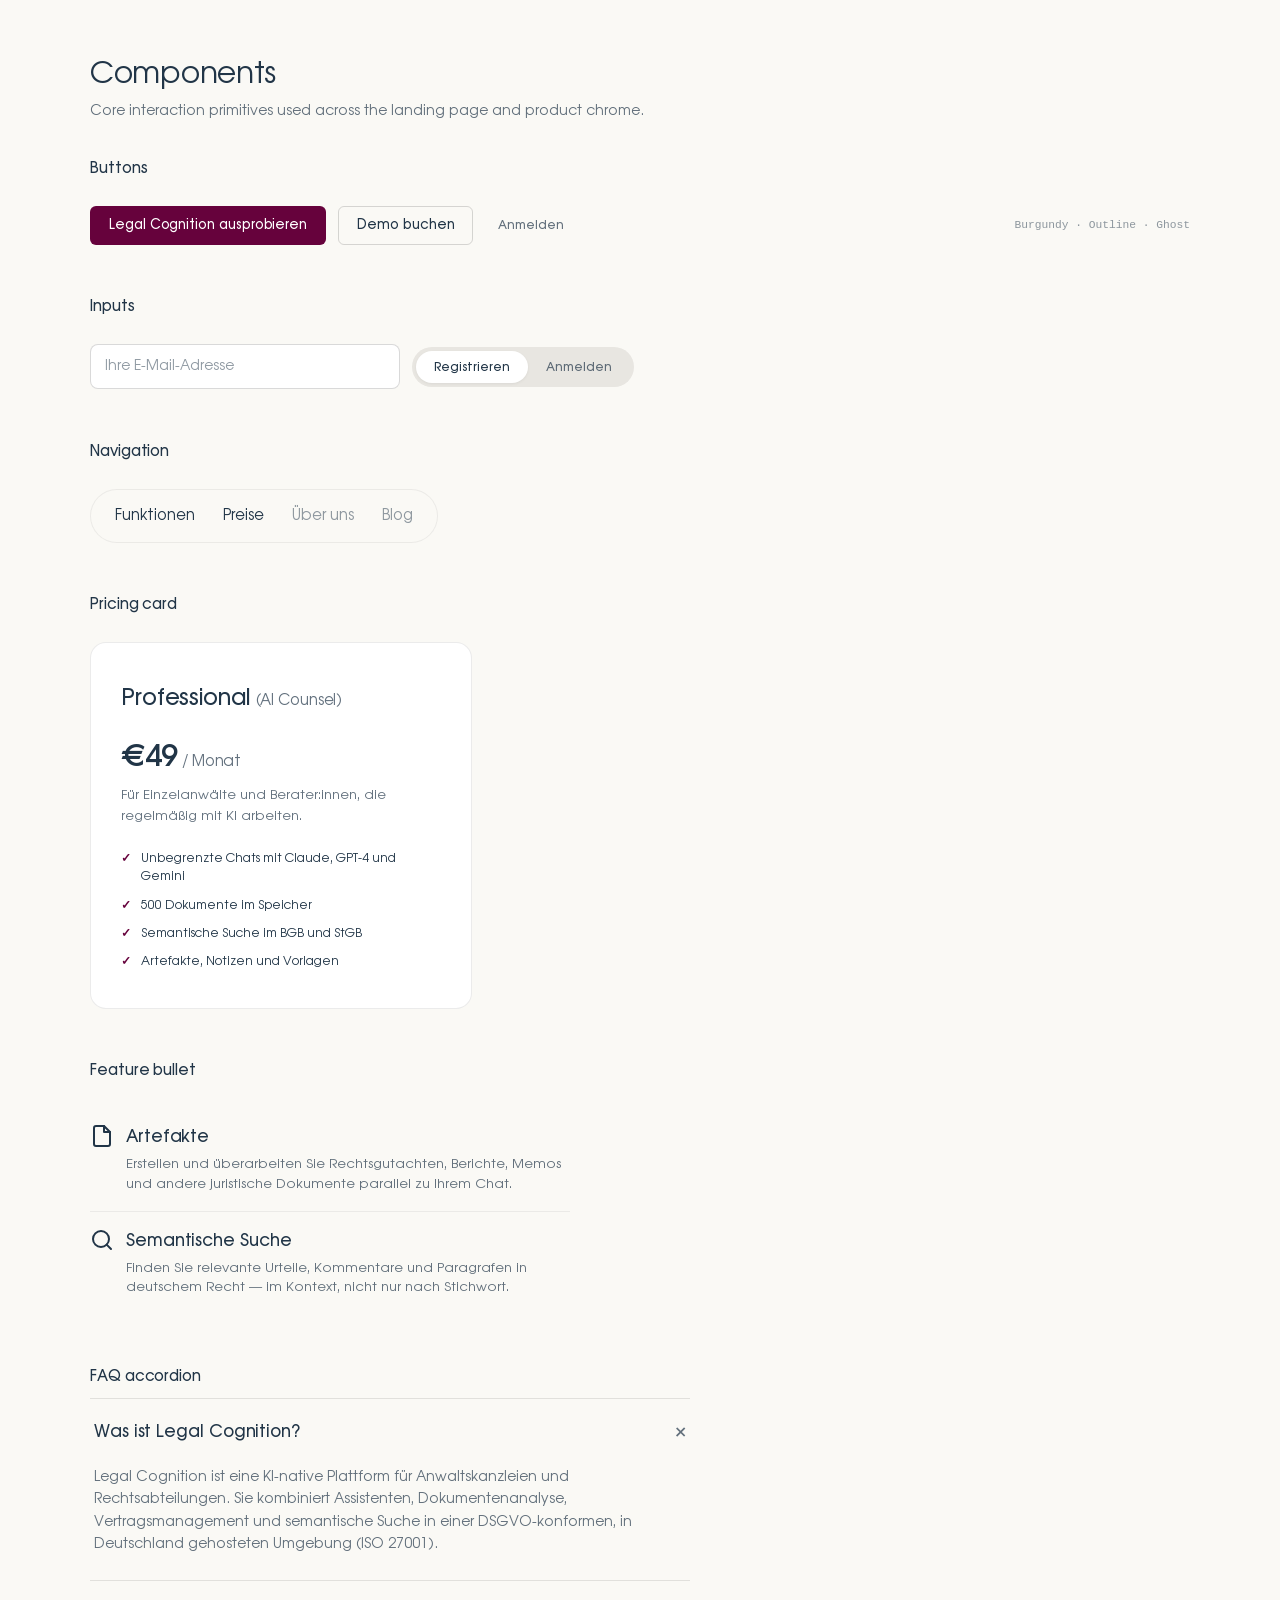
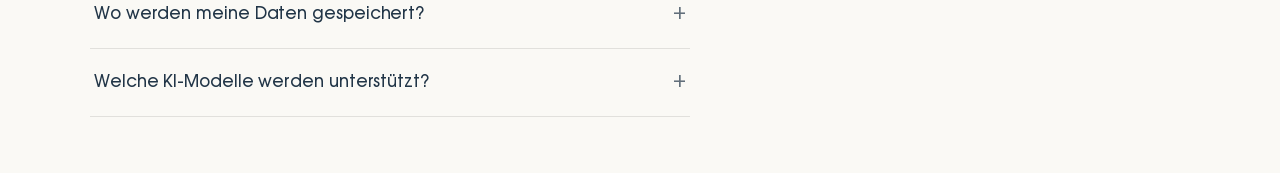
<file: design-systems/legal-cognition/preview/components.html>
<!doctype html>
<html lang="en">
<head>
<meta charset="utf-8" />
<title>Legal Cognition — Components</title>
<link rel="stylesheet" href="../colors_and_type.css" />
<style>
  body { padding: 48px; }
  .wrap { max-width: 1100px; margin: 0 auto; }
  h1 { font-size: 2rem; font-weight: 400; margin-bottom: 0.5rem; letter-spacing: -0.01em; }
  h2.sec { font-size: 1rem; font-weight: 500; text-align: left; margin: 2.5rem 0 0.75rem; letter-spacing: -0.005em; color: var(--lc-ink); }
  .intro { color: var(--lc-ink-2); max-width: 640px; margin-bottom: 2rem; }
  .row { display: flex; flex-wrap: wrap; gap: 12px; align-items: center; padding: 16px 0; }
  .caption { font-size: 0.75rem; color: var(--lc-ink-3); font-family: var(--lc-font-mono); margin-left: auto; }

  /* Buttons */
  .btn {
    display: inline-flex; align-items: center; gap: 8px;
    font-family: inherit;
    padding: 10px 18px;
    border-radius: var(--lc-radius-sm);
    font-size: 0.875rem;
    font-weight: 500;
    cursor: pointer;
    border: 1px solid transparent;
    transition: transform var(--lc-t-default) var(--lc-ease),
                box-shadow var(--lc-t-default) var(--lc-ease),
                background var(--lc-t-default) var(--lc-ease),
                opacity var(--lc-t-default) var(--lc-ease);
    letter-spacing: -0.005em;
  }
  .btn-primary {
    background: var(--lc-burgundy);
    color: #fff;
  }
  .btn-primary:hover {
    opacity: 0.9;
    transform: translateY(-2px);
    box-shadow: var(--lc-shadow-hover);
  }
  .btn-secondary {
    background: transparent;
    color: var(--lc-ink);
    border-color: var(--lc-border-strong);
  }
  .btn-secondary:hover {
    background: rgba(0,0,0,0.05);
    transform: translateY(-2px);
  }
  .btn-ghost {
    background: transparent;
    color: var(--lc-ink-2);
    padding: 8px 12px;
    font-size: 0.8125rem;
  }
  .btn-ghost:hover { color: var(--lc-ink); background: rgba(0,0,0,0.03); }

  /* Inputs */
  .input {
    padding: 12px 14px;
    border: 1px solid var(--lc-border-strong);
    border-radius: var(--lc-radius-md);
    background: var(--lc-bg-alt);
    font-size: 0.9375rem;
    color: var(--lc-ink);
    width: 280px;
    font-family: inherit;
    transition: border-color var(--lc-t-default) var(--lc-ease);
  }
  .input::placeholder { color: var(--lc-ink-3); }
  .input:focus { outline: none; border-color: var(--lc-ink); }

  /* Pill toggle (auth form) */
  .pill-toggle {
    display: inline-flex;
    background: var(--lc-bg-sunken);
    border-radius: 20px;
    padding: 4px;
  }
  .pill-toggle button {
    border: 0; background: transparent; padding: 8px 18px;
    border-radius: 20px; font-size: 0.8125rem; color: var(--lc-ink-2);
    cursor: pointer; font-family: inherit; font-weight: 500;
    transition: all var(--lc-t-default) var(--lc-ease);
  }
  .pill-toggle button.on {
    background: var(--lc-bg-alt);
    color: var(--lc-ink);
    box-shadow: 0 1px 3px rgba(0,0,0,0.06);
  }

  /* Card */
  .card {
    background: var(--lc-bg-alt);
    border: 1px solid var(--lc-border);
    border-radius: var(--lc-radius-xl);
    padding: 2.5rem 2rem;
    max-width: 320px;
  }
  .card .name { font-size: 1.5rem; font-weight: 500; letter-spacing: -0.005em; }
  .card .name .sub { color: var(--lc-ink-2); font-weight: 400; font-size: 1rem; }
  .card .price { font-size: 2rem; font-weight: 600; margin: 16px 0 4px; letter-spacing: -0.01em; }
  .card .price .per { font-size: 1rem; color: var(--lc-ink-2); font-weight: 400; }
  .card .desc { font-size: 0.875rem; color: var(--lc-ink-2); line-height: 1.6; margin: 4px 0 1.5rem; }
  .card ul { list-style: none; padding: 0; margin: 0; display: flex; flex-direction: column; gap: 10px; }
  .card li { display: flex; gap: 10px; align-items: flex-start; font-size: 0.8125rem; color: var(--lc-ink); line-height: 1.5; }
  .card li::before { content: "✓"; color: var(--lc-burgundy); flex-shrink: 0; font-weight: 600; }

  /* Feature bullet */
  .feat {
    display: flex; gap: 12px; padding: 16px 0;
    border-bottom: 1px solid var(--lc-border-hairline);
    max-width: 480px;
  }
  .feat:last-child { border-bottom: 0; }
  .feat .ic { width: 24px; height: 24px; flex-shrink: 0; color: var(--lc-ink); }
  .feat .title { font-size: 1.125rem; font-weight: 500; margin-bottom: 4px; letter-spacing: -0.005em; }
  .feat .body { font-size: 0.875rem; color: var(--lc-ink-2); line-height: 1.5; }

  /* Accordion */
  .accordion { max-width: 600px; border-top: 1px solid var(--lc-divider); }
  .acc-item { border-bottom: 1px solid var(--lc-divider); }
  .acc-q {
    display: flex; justify-content: space-between; align-items: center;
    padding: 20px 4px; cursor: pointer; gap: 16px;
    font-size: 1.125rem; font-weight: 500; letter-spacing: -0.005em;
  }
  .acc-q .plus {
    font-size: 1.5rem; font-weight: 400; transition: transform 0.3s var(--lc-ease);
    line-height: 1; color: var(--lc-ink-2);
  }
  .acc-q.open .plus { transform: rotate(45deg); }
  .acc-a {
    overflow: hidden; max-height: 0;
    transition: max-height 0.3s ease-in-out, padding 0.3s ease-in-out;
    color: var(--lc-ink-2); font-size: 0.9375rem; line-height: 1.6;
  }
  .acc-q.open + .acc-a { max-height: 300px; padding: 0 4px 24px; }

  /* Nav link */
  .nav { display: inline-flex; gap: 28px; padding: 14px 24px; background: rgba(250,249,245,0.9); backdrop-filter: blur(10px); border: 1px solid var(--lc-border-hairline); border-radius: 999px; }
  .nav a { font-size: 1rem; color: var(--lc-ink); text-decoration: none; font-weight: 400; }
  .nav a.inactive { color: var(--lc-ink-3); }
  .nav a:hover { color: var(--lc-burgundy); }
</style>
</head>
<body>
<div class="wrap">
  <h1>Components</h1>
  <p class="intro lc-body">Core interaction primitives used across the landing page and product chrome.</p>

  <h2 class="sec">Buttons</h2>
  <div class="row">
    <button class="btn btn-primary">Legal Cognition ausprobieren</button>
    <button class="btn btn-secondary">Demo buchen</button>
    <button class="btn btn-ghost">Anmelden</button>
    <span class="caption">Burgundy · Outline · Ghost</span>
  </div>

  <h2 class="sec">Inputs</h2>
  <div class="row">
    <input class="input" placeholder="Ihre E-Mail-Adresse" />
    <div class="pill-toggle">
      <button class="on">Registrieren</button>
      <button>Anmelden</button>
    </div>
  </div>

  <h2 class="sec">Navigation</h2>
  <div class="row">
    <nav class="nav">
      <a href="#">Funktionen</a>
      <a href="#">Preise</a>
      <a href="#" class="inactive">Über uns</a>
      <a href="#" class="inactive">Blog</a>
    </nav>
  </div>

  <h2 class="sec">Pricing card</h2>
  <div class="row">
    <div class="card">
      <div class="name">Professional <span class="sub">(AI Counsel)</span></div>
      <div class="price">€49<span class="per"> / Monat</span></div>
      <p class="desc">Für Einzelanwälte und Berater:innen, die regelmäßig mit KI arbeiten.</p>
      <ul>
        <li>Unbegrenzte Chats mit Claude, GPT-4 und Gemini</li>
        <li>500 Dokumente im Speicher</li>
        <li>Semantische Suche im BGB und StGB</li>
        <li>Artefakte, Notizen und Vorlagen</li>
      </ul>
    </div>
  </div>

  <h2 class="sec">Feature bullet</h2>
  <div class="row" style="display:block;">
    <div class="feat">
      <svg class="ic" viewBox="0 0 24 24" fill="none" stroke="currentColor" stroke-width="2" stroke-linecap="round" stroke-linejoin="round"><path d="M14 2H6a2 2 0 0 0-2 2v16a2 2 0 0 0 2 2h12a2 2 0 0 0 2-2V8z"/><polyline points="14 2 14 8 20 8"/></svg>
      <div>
        <div class="title">Artefakte</div>
        <div class="body">Erstellen und überarbeiten Sie Rechtsgutachten, Berichte, Memos und andere juristische Dokumente parallel zu Ihrem Chat.</div>
      </div>
    </div>
    <div class="feat">
      <svg class="ic" viewBox="0 0 24 24" fill="none" stroke="currentColor" stroke-width="2" stroke-linecap="round" stroke-linejoin="round"><circle cx="11" cy="11" r="8"/><line x1="21" y1="21" x2="16.65" y2="16.65"/></svg>
      <div>
        <div class="title">Semantische Suche</div>
        <div class="body">Finden Sie relevante Urteile, Kommentare und Paragrafen in deutschem Recht — im Kontext, nicht nur nach Stichwort.</div>
      </div>
    </div>
  </div>

  <h2 class="sec">FAQ accordion</h2>
  <div class="accordion">
    <div class="acc-item">
      <div class="acc-q open">Was ist Legal Cognition?<span class="plus">+</span></div>
      <div class="acc-a"><p style="margin:0;">Legal Cognition ist eine KI-native Plattform für Anwaltskanzleien und Rechtsabteilungen. Sie kombiniert Assistenten, Dokumentenanalyse, Vertragsmanagement und semantische Suche in einer DSGVO-konformen, in Deutschland gehosteten Umgebung (ISO 27001).</p></div>
    </div>
    <div class="acc-item">
      <div class="acc-q">Wo werden meine Daten gespeichert?<span class="plus">+</span></div>
      <div class="acc-a"></div>
    </div>
    <div class="acc-item">
      <div class="acc-q">Welche KI-Modelle werden unterstützt?<span class="plus">+</span></div>
      <div class="acc-a"></div>
    </div>
  </div>

</div>
</body>
</html>
</file>
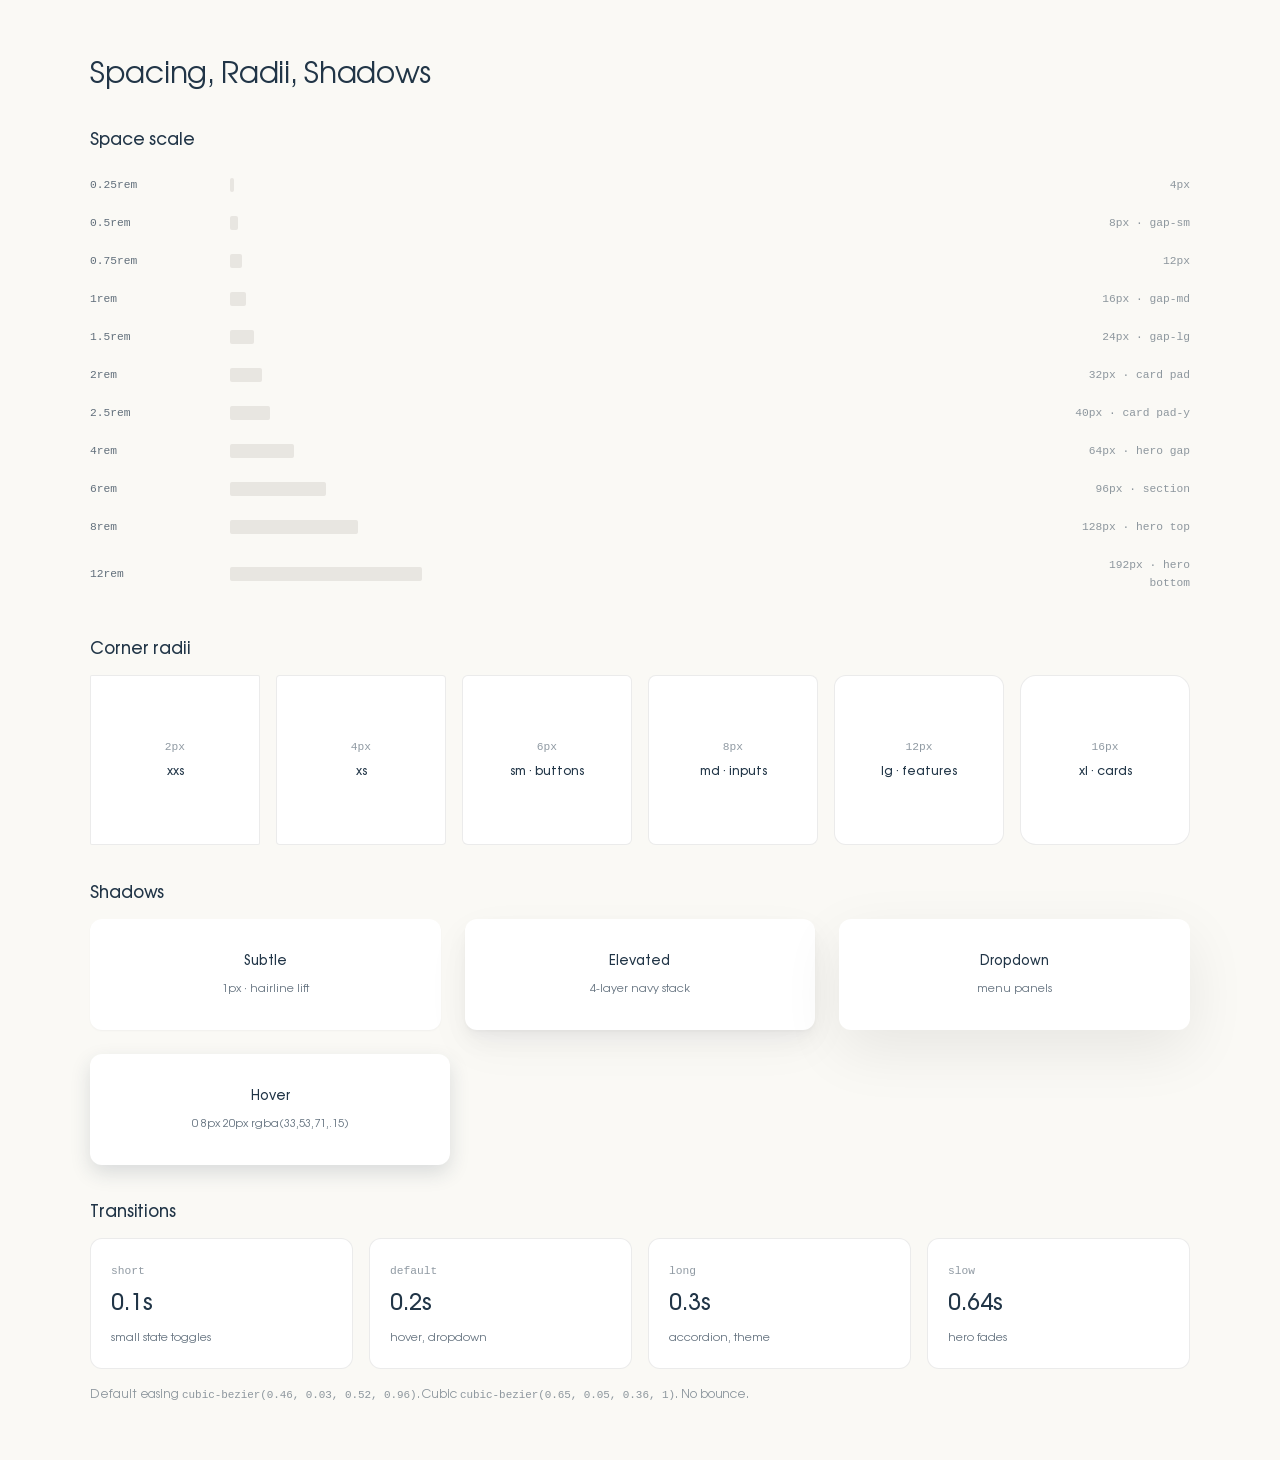
<file: design-systems/legal-cognition/preview/spacing.html>
<!doctype html>
<html lang="en">
<head>
<meta charset="utf-8" />
<title>Legal Cognition — Spacing, Radii, Shadows</title>
<link rel="stylesheet" href="../colors_and_type.css" />
<style>
  body { padding: 48px; }
  .wrap { max-width: 1100px; margin: 0 auto; }
  h1 { font-size: 2rem; font-weight: 400; margin-bottom: 2rem; letter-spacing: -0.01em; }
  h2 { font-size: 1.125rem; font-weight: 500; margin: 2.5rem 0 1rem; text-align: left; letter-spacing: -0.005em; }
  .bar { display: grid; grid-template-columns: 120px 1fr 120px; align-items: center; gap: 20px; padding: 10px 0; }
  .bar .label { font-family: var(--lc-font-mono); font-size: 0.75rem; color: var(--lc-ink-2); }
  .bar .bg { background: var(--lc-bg-sunken); height: 14px; border-radius: 2px; }
  .bar .val { font-family: var(--lc-font-mono); font-size: 0.75rem; color: var(--lc-ink-3); text-align: right; }
  .radii { display: grid; grid-template-columns: repeat(6, 1fr); gap: 16px; }
  .radius-card {
    background: var(--lc-bg-alt);
    border: 1px solid var(--lc-border);
    aspect-ratio: 1;
    display: flex; align-items: center; justify-content: center;
    flex-direction: column; gap: 6px;
  }
  .radius-card .v { font-family: var(--lc-font-mono); font-size: 0.75rem; color: var(--lc-ink-3); }
  .radius-card .n { font-size: 0.8125rem; color: var(--lc-ink); font-weight: 500; }
  .shadow-grid { display: grid; grid-template-columns: repeat(3, 1fr); gap: 24px; }
  .shadow-card {
    background: var(--lc-bg-alt);
    border-radius: 12px;
    padding: 32px 20px;
    display: flex; flex-direction: column; gap: 8px; align-items: center;
  }
  .s-card-1 { box-shadow: 0 1px 2px rgba(17,24,39,.04); }
  .s-card-2 { box-shadow: 0 16px 48px 0 rgba(17,24,39,.04), 0 12px 24px 0 rgba(17,24,39,.04), 0 6px 8px 0 rgba(17,24,39,.02), 0 2px 3px 0 rgba(17,24,39,.02); }
  .s-card-3 { box-shadow: 0 20px 60px rgba(0,0,0,.08); }
  .s-card-4 { box-shadow: 0 8px 20px rgba(33,53,71,.15); }
  .shadow-card .name { font-weight: 500; font-size: 0.875rem; }
  .shadow-card .role { font-size: 0.75rem; color: var(--lc-ink-2); }
  .transit { display: grid; grid-template-columns: repeat(4, 1fr); gap: 16px; }
  .t-card { background: var(--lc-bg-alt); border: 1px solid var(--lc-border); border-radius: 12px; padding: 20px; }
  .t-card .n { font-family: var(--lc-font-mono); font-size: 0.75rem; color: var(--lc-ink-3); }
  .t-card .v { font-size: 1.5rem; font-weight: 500; margin: 4px 0; }
  .t-card .r { font-size: 0.75rem; color: var(--lc-ink-2); }
</style>
</head>
<body>
<div class="wrap">

  <h1>Spacing, Radii, Shadows</h1>

  <h2>Space scale</h2>
  <div>
    <div class="bar"><span class="label">0.25rem</span><div class="bg" style="width:4px;"></div><span class="val">4px</span></div>
    <div class="bar"><span class="label">0.5rem</span><div class="bg" style="width:8px;"></div><span class="val">8px · gap-sm</span></div>
    <div class="bar"><span class="label">0.75rem</span><div class="bg" style="width:12px;"></div><span class="val">12px</span></div>
    <div class="bar"><span class="label">1rem</span><div class="bg" style="width:16px;"></div><span class="val">16px · gap-md</span></div>
    <div class="bar"><span class="label">1.5rem</span><div class="bg" style="width:24px;"></div><span class="val">24px · gap-lg</span></div>
    <div class="bar"><span class="label">2rem</span><div class="bg" style="width:32px;"></div><span class="val">32px · card pad</span></div>
    <div class="bar"><span class="label">2.5rem</span><div class="bg" style="width:40px;"></div><span class="val">40px · card pad-y</span></div>
    <div class="bar"><span class="label">4rem</span><div class="bg" style="width:64px;"></div><span class="val">64px · hero gap</span></div>
    <div class="bar"><span class="label">6rem</span><div class="bg" style="width:96px;"></div><span class="val">96px · section</span></div>
    <div class="bar"><span class="label">8rem</span><div class="bg" style="width:128px;"></div><span class="val">128px · hero top</span></div>
    <div class="bar"><span class="label">12rem</span><div class="bg" style="width:192px;"></div><span class="val">192px · hero bottom</span></div>
  </div>

  <h2>Corner radii</h2>
  <div class="radii">
    <div class="radius-card" style="border-radius:2px;"><span class="v">2px</span><span class="n">xxs</span></div>
    <div class="radius-card" style="border-radius:4px;"><span class="v">4px</span><span class="n">xs</span></div>
    <div class="radius-card" style="border-radius:6px;"><span class="v">6px</span><span class="n">sm · buttons</span></div>
    <div class="radius-card" style="border-radius:8px;"><span class="v">8px</span><span class="n">md · inputs</span></div>
    <div class="radius-card" style="border-radius:12px;"><span class="v">12px</span><span class="n">lg · features</span></div>
    <div class="radius-card" style="border-radius:16px;"><span class="v">16px</span><span class="n">xl · cards</span></div>
  </div>

  <h2>Shadows</h2>
  <div class="shadow-grid">
    <div class="shadow-card s-card-1"><span class="name">Subtle</span><span class="role">1px · hairline lift</span></div>
    <div class="shadow-card s-card-2"><span class="name">Elevated</span><span class="role">4-layer navy stack</span></div>
    <div class="shadow-card s-card-3"><span class="name">Dropdown</span><span class="role">menu panels</span></div>
  </div>
  <div class="shadow-grid" style="margin-top:24px;grid-template-columns:1fr;max-width:360px;">
    <div class="shadow-card s-card-4"><span class="name">Hover</span><span class="role">0 8px 20px rgba(33,53,71,.15)</span></div>
  </div>

  <h2>Transitions</h2>
  <div class="transit">
    <div class="t-card"><span class="n">short</span><div class="v">0.1s</div><span class="r">small state toggles</span></div>
    <div class="t-card"><span class="n">default</span><div class="v">0.2s</div><span class="r">hover, dropdown</span></div>
    <div class="t-card"><span class="n">long</span><div class="v">0.3s</div><span class="r">accordion, theme</span></div>
    <div class="t-card"><span class="n">slow</span><div class="v">0.64s</div><span class="r">hero fades</span></div>
  </div>
  <p class="lc-caption" style="margin-top:16px;">
    Default easing <code>cubic-bezier(0.46, 0.03, 0.52, 0.96)</code>. Cubic <code>cubic-bezier(0.65, 0.05, 0.36, 1)</code>. No bounce.
  </p>

</div>
</body>
</html>
</file>
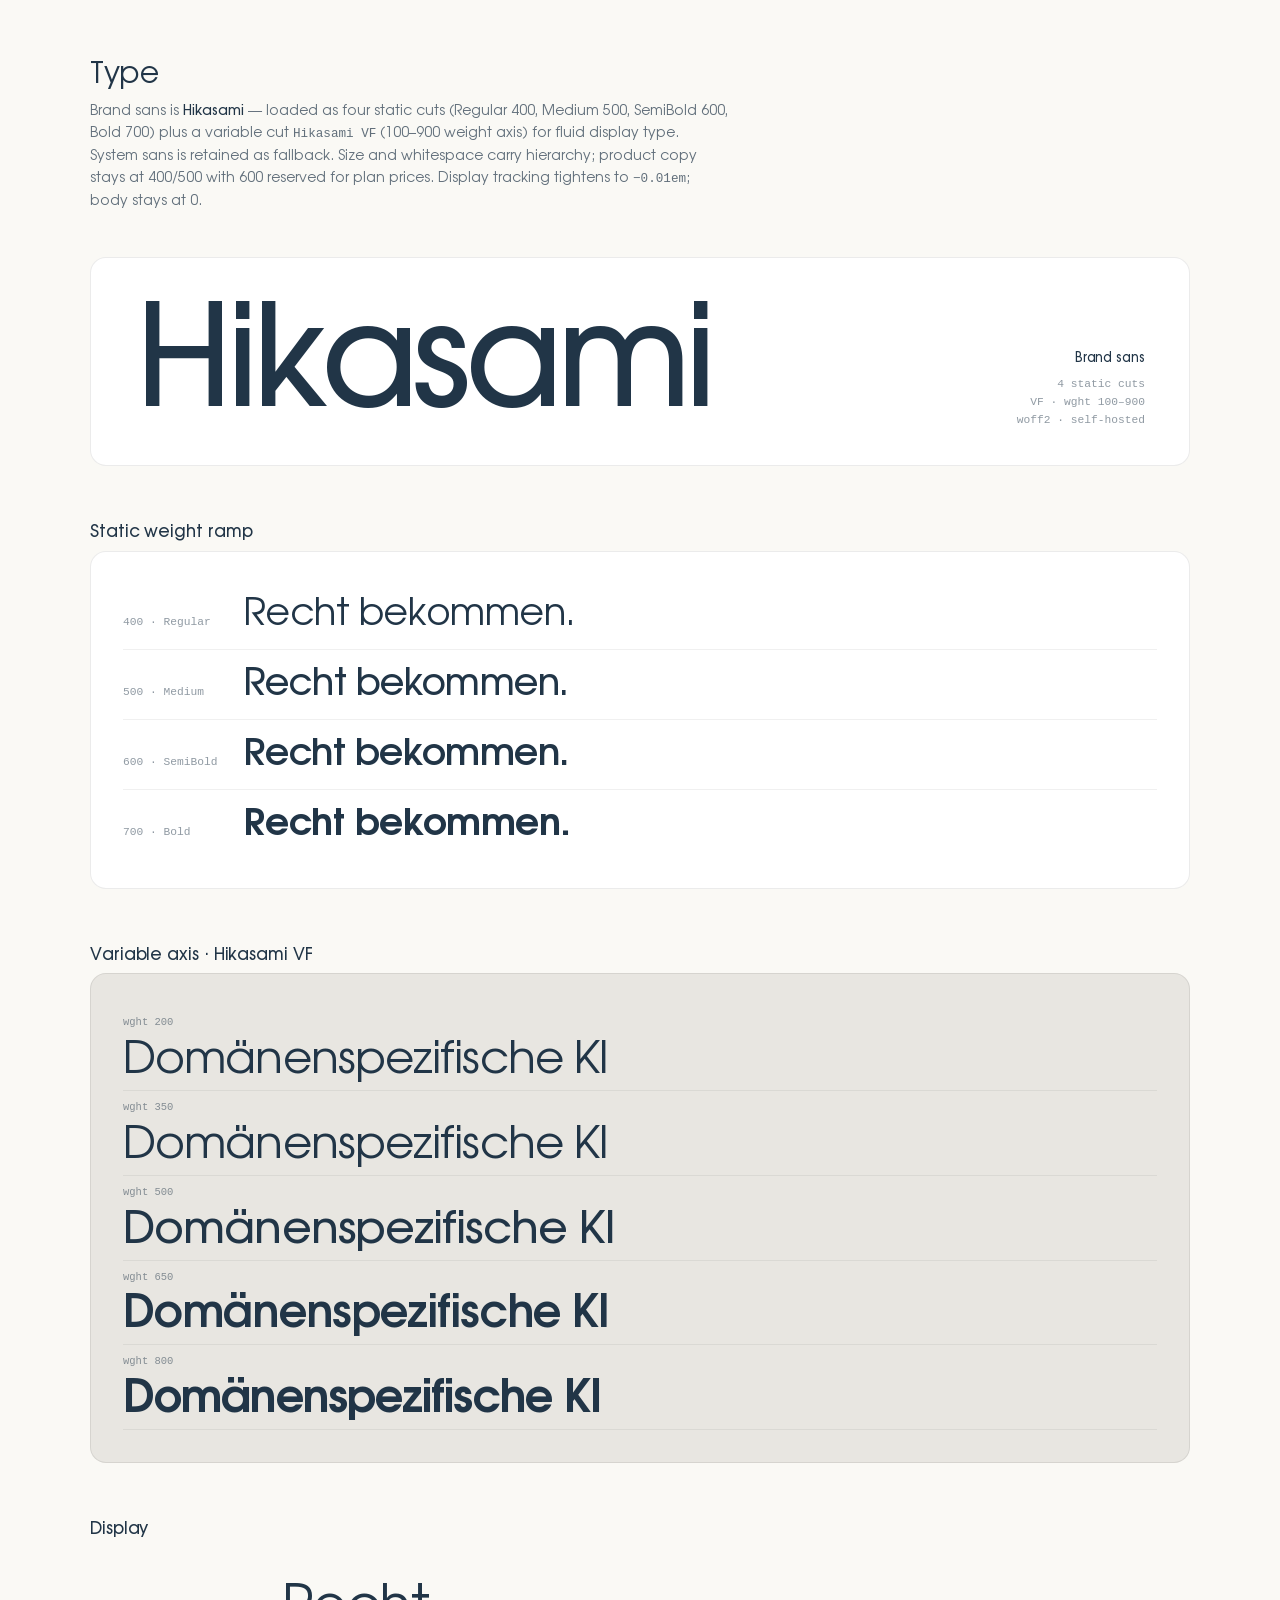
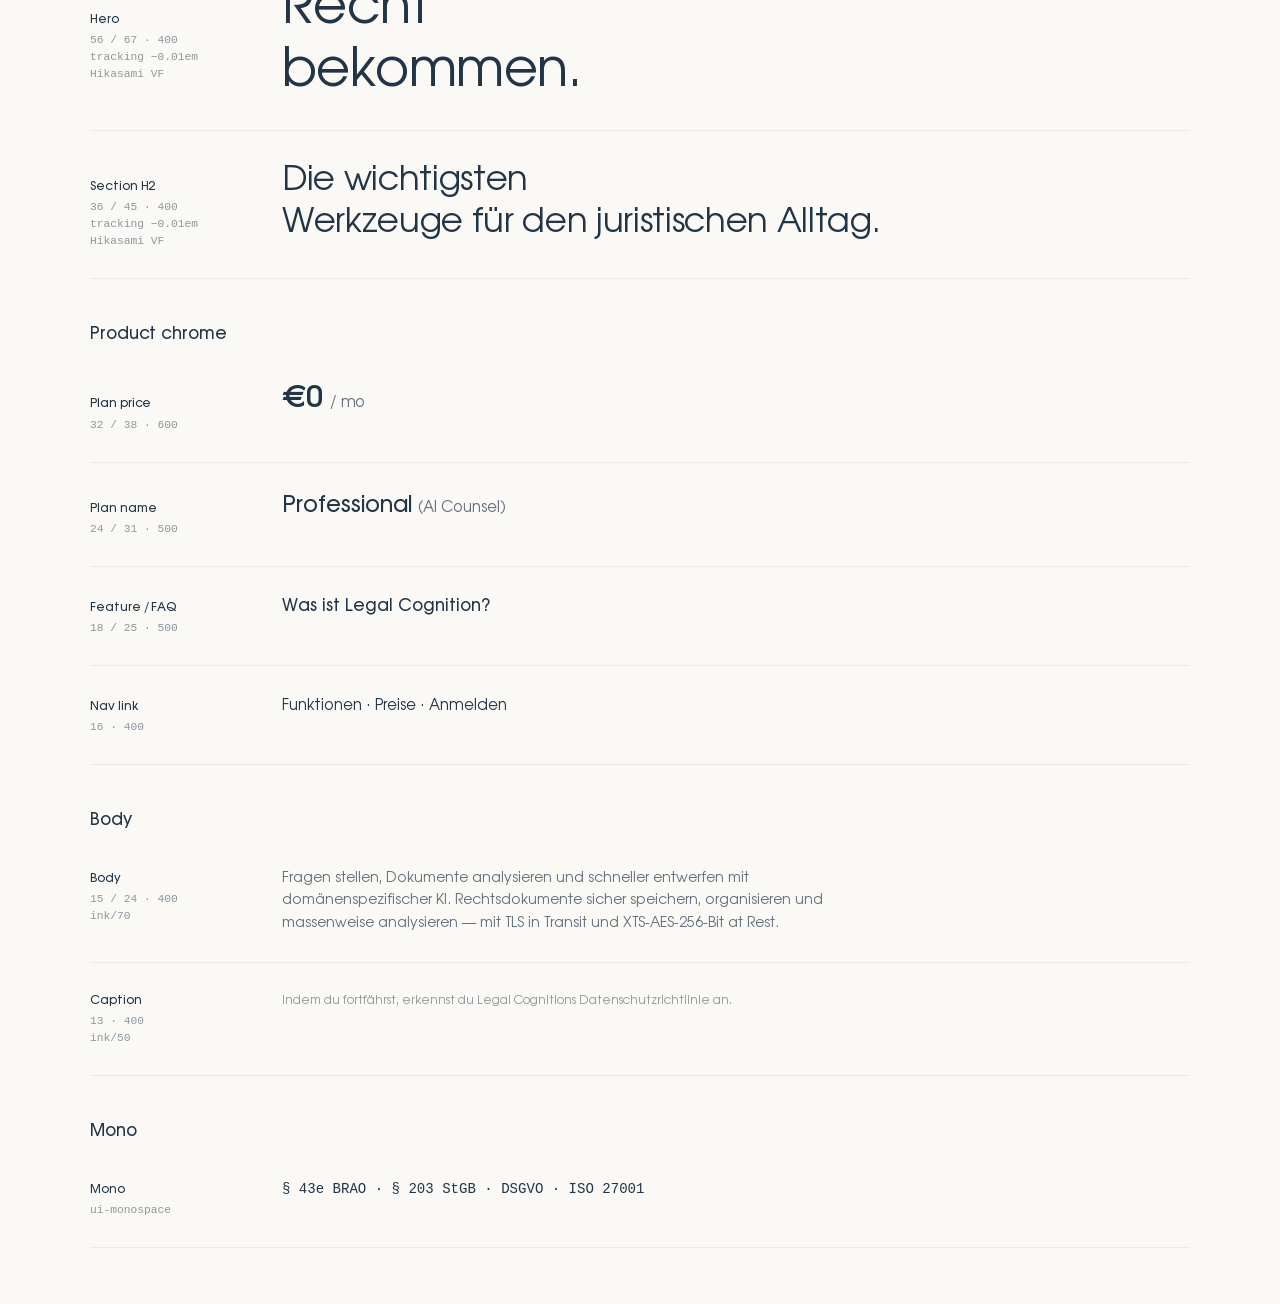
<file: design-systems/legal-cognition/preview/type.html>
<!doctype html>
<html lang="en">
<head>
<meta charset="utf-8" />
<title>Legal Cognition — Type</title>
<link rel="stylesheet" href="../colors_and_type.css" />
<style>
  body { padding: 48px; }
  .wrap { max-width: 1100px; margin: 0 auto; }
  h1.page { font-family: var(--lc-font-display); font-size: 2rem; font-weight: 400; margin-bottom: 0.5rem; letter-spacing: -0.01em; }
  .intro { color: var(--lc-ink-2); max-width: 640px; margin-bottom: 3rem; }

  /* Hero family card */
  .family {
    border: 1px solid var(--lc-border);
    border-radius: var(--lc-radius-xl);
    padding: 40px 44px 36px;
    background: var(--lc-bg-alt);
    margin-bottom: 56px;
    display: grid;
    grid-template-columns: 1fr auto;
    align-items: end;
    gap: 32px;
  }
  .family .word {
    font-family: var(--lc-font-display);
    font-size: 9.5rem;
    font-weight: 500;
    line-height: 0.92;
    letter-spacing: -0.04em;
    color: var(--lc-ink);
    font-variation-settings: "wght" 500;
  }
  .family .meta {
    font-family: var(--lc-font-mono);
    font-size: 0.75rem;
    color: var(--lc-ink-3);
    line-height: 1.6;
    text-align: right;
  }
  .family .meta b { display: block; font-family: var(--lc-font-sans); font-size: 0.875rem; font-weight: 500; color: var(--lc-ink); margin-bottom: 6px; letter-spacing: -0.005em; }

  /* Weight ramp */
  .ramp { border: 1px solid var(--lc-border); border-radius: var(--lc-radius-xl); padding: 28px 32px; background: var(--lc-bg-alt); margin-bottom: 56px; }
  .ramp .r {
    display: grid;
    grid-template-columns: 96px 1fr;
    align-items: baseline;
    padding: 14px 0;
    border-bottom: 1px solid var(--lc-border-hairline);
    gap: 24px;
  }
  .ramp .r:last-child { border-bottom: 0; }
  .ramp .label { font-family: var(--lc-font-mono); font-size: 0.75rem; color: var(--lc-ink-3); }
  .ramp .word { font-family: var(--lc-font-display); font-size: 2.5rem; line-height: 1.1; letter-spacing: -0.015em; color: var(--lc-ink); }
  .ramp .w400 { font-weight: 400; font-variation-settings: "wght" 400; }
  .ramp .w500 { font-weight: 500; font-variation-settings: "wght" 500; }
  .ramp .w600 { font-weight: 600; font-variation-settings: "wght" 600; }
  .ramp .w700 { font-weight: 700; font-variation-settings: "wght" 700; }

  /* Axis demo */
  .axis { border: 1px solid var(--lc-border); border-radius: var(--lc-radius-xl); padding: 32px; background: var(--lc-bg-sunken); margin-bottom: 56px; }
  .axis .row { display: grid; grid-template-columns: 1fr; gap: 6px; padding: 8px 0; }
  .axis .word { font-family: var(--lc-font-display); font-size: 3rem; line-height: 1; letter-spacing: -0.02em; color: var(--lc-ink); }
  .axis .tag { font-family: var(--lc-font-mono); font-size: 0.7rem; color: var(--lc-ink-3); }

  /* Usage rows (kept from prior version) */
  h2.section { font-family: var(--lc-font-display); font-size: 1.125rem; font-weight: 500; margin: 3rem 0 0.5rem; text-align: left; letter-spacing: -0.005em; }
  .row { display: grid; grid-template-columns: 160px 1fr; align-items: baseline; gap: 32px; padding: 28px 0; border-bottom: 1px solid var(--lc-border-hairline); }
  .meta { font-family: var(--lc-font-mono); font-size: 0.75rem; color: var(--lc-ink-3); line-height: 1.5; }
  .meta b { display: block; font-family: var(--lc-font-sans); font-size: 0.8125rem; font-weight: 500; color: var(--lc-ink); margin-bottom: 4px; letter-spacing: -0.005em; }
  .sample { color: var(--lc-ink); }
  .s-hero { font-family: var(--lc-font-display); font-size: 3.5rem; font-weight: 400; line-height: 1.2; letter-spacing: -0.01em; }
  .s-h2 { font-family: var(--lc-font-display); font-size: 2.25rem; font-weight: 400; line-height: 1.25; letter-spacing: -0.01em; }
  .s-plan-price { font-size: 2rem; font-weight: 600; line-height: 1.2; letter-spacing: -0.01em; }
  .s-plan-name { font-size: 1.5rem; font-weight: 500; line-height: 1.3; }
  .s-feature { font-size: 1.125rem; font-weight: 500; line-height: 1.4; }
  .s-nav { font-size: 1rem; font-weight: 400; }
  .s-body { font-size: 0.9375rem; line-height: 1.6; color: var(--lc-ink-2); max-width: 560px; }
  .s-caption { font-size: 0.8125rem; color: var(--lc-ink-3); }
</style>
</head>
<body>
<div class="wrap">
  <h1 class="page">Type</h1>
  <p class="intro lc-body">
    Brand sans is <b style="color:var(--lc-ink);font-weight:500;">Hikasami</b> — loaded as four static cuts (Regular&nbsp;400, Medium&nbsp;500, SemiBold&nbsp;600, Bold&nbsp;700) plus a variable cut <code>Hikasami VF</code> (100–900 weight axis) for fluid display type. System sans is retained as fallback. Size and whitespace carry hierarchy; product copy stays at 400/500 with 600 reserved for plan prices. Display tracking tightens to <code>−0.01em</code>; body stays at 0.
  </p>

  <!-- Family hero -->
  <div class="family">
    <div class="word">Hikasami</div>
    <div class="meta">
      <b>Brand sans</b>
      4 static cuts<br/>
      VF · wght 100–900<br/>
      woff2 · self-hosted
    </div>
  </div>

  <!-- Weight ramp -->
  <h2 class="section">Static weight ramp</h2>
  <div class="ramp">
    <div class="r"><div class="label">400 · Regular</div><div class="word w400">Recht bekommen.</div></div>
    <div class="r"><div class="label">500 · Medium</div><div class="word w500">Recht bekommen.</div></div>
    <div class="r"><div class="label">600 · SemiBold</div><div class="word w600">Recht bekommen.</div></div>
    <div class="r"><div class="label">700 · Bold</div><div class="word w700">Recht bekommen.</div></div>
  </div>

  <!-- Variable axis -->
  <h2 class="section">Variable axis · Hikasami VF</h2>
  <div class="axis">
    <div class="row"><div class="tag">wght 200</div><div class="word" style="font-family:var(--lc-font-display);font-variation-settings:'wght' 200;">Domänenspezifische KI</div></div>
    <div class="row"><div class="tag">wght 350</div><div class="word" style="font-family:var(--lc-font-display);font-variation-settings:'wght' 350;">Domänenspezifische KI</div></div>
    <div class="row"><div class="tag">wght 500</div><div class="word" style="font-family:var(--lc-font-display);font-variation-settings:'wght' 500;">Domänenspezifische KI</div></div>
    <div class="row"><div class="tag">wght 650</div><div class="word" style="font-family:var(--lc-font-display);font-variation-settings:'wght' 650;">Domänenspezifische KI</div></div>
    <div class="row"><div class="tag">wght 800</div><div class="word" style="font-family:var(--lc-font-display);font-variation-settings:'wght' 800;">Domänenspezifische KI</div></div>
  </div>

  <!-- In-product usage -->
  <h2 class="section">Display</h2>
  <div class="row">
    <div class="meta"><b>Hero</b>56 / 67 · 400<br/>tracking −0.01em<br/>Hikasami VF</div>
    <div class="sample s-hero">Recht<br/>bekommen.</div>
  </div>
  <div class="row">
    <div class="meta"><b>Section H2</b>36 / 45 · 400<br/>tracking −0.01em<br/>Hikasami VF</div>
    <div class="sample s-h2">Die wichtigsten<br/>Werkzeuge für den juristischen Alltag.</div>
  </div>

  <h2 class="section">Product chrome</h2>
  <div class="row">
    <div class="meta"><b>Plan price</b>32 / 38 · 600</div>
    <div class="sample s-plan-price">€0 <span style="font-weight:400;color:var(--lc-ink-2);font-size:1rem;">/ mo</span></div>
  </div>
  <div class="row">
    <div class="meta"><b>Plan name</b>24 / 31 · 500</div>
    <div class="sample s-plan-name">Professional <span style="color:var(--lc-ink-2);font-weight:400;font-size:1rem;">(AI Counsel)</span></div>
  </div>
  <div class="row">
    <div class="meta"><b>Feature / FAQ</b>18 / 25 · 500</div>
    <div class="sample s-feature">Was ist Legal Cognition?</div>
  </div>
  <div class="row">
    <div class="meta"><b>Nav link</b>16 · 400</div>
    <div class="sample s-nav">Funktionen · Preise · Anmelden</div>
  </div>

  <h2 class="section">Body</h2>
  <div class="row">
    <div class="meta"><b>Body</b>15 / 24 · 400<br/>ink/70</div>
    <div class="sample s-body">Fragen stellen, Dokumente analysieren und schneller entwerfen mit domänenspezifischer KI. Rechtsdokumente sicher speichern, organisieren und massenweise analysieren — mit TLS in Transit und XTS-AES-256-Bit at Rest.</div>
  </div>
  <div class="row">
    <div class="meta"><b>Caption</b>13 · 400<br/>ink/50</div>
    <div class="sample s-caption">Indem du fortfährst, erkennst du Legal Cognitions Datenschutzrichtlinie an.</div>
  </div>

  <h2 class="section">Mono</h2>
  <div class="row">
    <div class="meta"><b>Mono</b>ui-monospace</div>
    <div class="sample lc-mono" style="font-size:0.9375rem;">§ 43e BRAO · § 203 StGB · DSGVO · ISO 27001</div>
  </div>
</div>
</body>
</html>
</file>
<file: design-systems/legal-cognition/colors_and_type.css>
/* =========================================================
   Legal Cognition — Colors & Type
   Extracted from LC7 codebase (tailwind.config.js, src/styles/_variables.scss,
   src/components/Header.tsx, src/components/LandingPage.tsx).

   Two themes: light (warm paper #faf9f5) and dark (#1a1a1a / #000).
   Brand signature accent is the deep burgundy #66023c ("LC burgundy"),
   used on primary CTAs. The legacy TipTap palette also retains a violet
   secondary palette (--tt-brand-color-500 = #6229ff) used inside the
   editor surfaces — kept here for completeness.

   Brand typeface: Hikasami (custom). Loaded as static cuts plus the
   variable font for fluid weight control.
   ========================================================= */

/* -------- Hikasami — brand sans -------- */
@font-face {
  font-family: "Hikasami";
  src: url("fonts/Hikasami-Regular.woff2") format("woff2");
  font-weight: 400;
  font-style: normal;
  font-display: swap;
}
@font-face {
  font-family: "Hikasami";
  src: url("fonts/Hikasami-Medium.woff2") format("woff2");
  font-weight: 500;
  font-style: normal;
  font-display: swap;
}
@font-face {
  font-family: "Hikasami";
  src: url("fonts/Hikasami-SemiBold.woff2") format("woff2");
  font-weight: 600;
  font-style: normal;
  font-display: swap;
}
@font-face {
  font-family: "Hikasami";
  src: url("fonts/Hikasami-Bold.woff2") format("woff2");
  font-weight: 700;
  font-style: normal;
  font-display: swap;
}
/* Variable cut — full 100–900 axis. Use via font-family: "Hikasami VF". */
@font-face {
  font-family: "Hikasami VF";
  src: url("fonts/Hikasami-VF.woff2") format("woff2-variations"),
       url("fonts/Hikasami-VF.woff2") format("woff2");
  font-weight: 100 900;
  font-style: normal;
  font-display: swap;
}

:root {
  /* -------- Base surfaces (light / "paper") -------- */
  --lc-bg:              #faf9f5;   /* page background (warm off-white) */
  --lc-bg-alt:          #ffffff;   /* cards, form containers */
  --lc-bg-sunken:       #e8e6e1;   /* feature stage / sunken surfaces */
  --lc-bg-lawyer:       #d4d1cb;   /* hero image backdrop */

  /* -------- Ink (light mode text) -------- */
  --lc-ink:             #213547;   /* primary text — deep slate-navy */
  --lc-ink-2:           rgba(33, 53, 71, 0.70);  /* secondary text */
  --lc-ink-3:           rgba(33, 53, 71, 0.50);  /* muted, nav inactive */
  --lc-ink-4:           rgba(33, 53, 71, 0.15);  /* dividers on ink */

  /* -------- Border system (light) -------- */
  --lc-border:          rgba(0, 0, 0, 0.08);    /* card borders */
  --lc-border-strong:   rgba(0, 0, 0, 0.15);    /* inputs / buttons */
  --lc-border-hairline: rgba(0, 0, 0, 0.06);    /* header divider */
  --lc-divider:         rgba(0, 0, 0, 0.10);    /* accordion dividers */

  /* -------- Brand: burgundy (primary CTA) -------- */
  --lc-burgundy:        #66023c;
  --lc-burgundy-hover:  #4f022e;
  --lc-burgundy-fg:     #ffffff;

  /* -------- Legacy TipTap violet (editor only) -------- */
  --tt-brand-50:        rgb(239, 238, 255);
  --tt-brand-100:       rgb(222, 219, 255);
  --tt-brand-200:       rgb(195, 189, 255);
  --tt-brand-300:       rgb(157, 138, 255);
  --tt-brand-400:       rgb(122, 82, 255);
  --tt-brand-500:       rgb(98, 41, 255);   /* canonical brand violet */
  --tt-brand-600:       rgb(84, 0, 229);
  --tt-brand-700:       rgb(75, 0, 204);
  --tt-brand-800:       rgb(56, 0, 153);
  --tt-brand-900:       rgb(43, 25, 102);

  /* -------- Semantic status -------- */
  --lc-success:         hsl(147, 99%, 41%);
  --lc-warning:         hsl(52, 100%, 41%);
  --lc-danger:          hsl(7, 100%, 54%);
  --lc-danger-soft:     #ef4444;           /* form errors */

  /* -------- Neutral scale (light) -------- */
  --lc-gray-50:  rgb(250, 250, 250);
  --lc-gray-100: rgb(244, 244, 245);
  --lc-gray-200: rgb(234, 234, 235);
  --lc-gray-300: rgb(213, 214, 215);
  --lc-gray-400: rgb(166, 167, 171);
  --lc-gray-500: rgb(125, 127, 130);
  --lc-gray-600: rgb(83, 86, 90);
  --lc-gray-700: rgb(64, 65, 69);
  --lc-gray-800: rgb(44, 45, 48);
  --lc-gray-900: rgb(34, 35, 37);

  /* -------- Radii -------- */
  --lc-radius-xxs: 2px;
  --lc-radius-xs:  4px;
  --lc-radius-sm:  6px;   /* buttons, pills */
  --lc-radius-md:  8px;   /* inputs, plan buttons */
  --lc-radius-lg:  12px;  /* surfaces inside dropdowns */
  --lc-radius-xl:  16px;  /* form / pricing cards, menu panels */

  /* -------- Shadow system -------- */
  --lc-shadow-sm:
    0 1px 2px rgba(17, 24, 39, 0.04);
  --lc-shadow-md:
    0 16px 48px 0 rgba(17, 24, 39, 0.04),
    0 12px 24px 0 rgba(17, 24, 39, 0.04),
    0 6px  8px  0 rgba(17, 24, 39, 0.02),
    0 2px  3px  0 rgba(17, 24, 39, 0.02);
  --lc-shadow-dropdown:
    0 20px 60px rgba(0, 0, 0, 0.08);
  --lc-shadow-hover:
    0 8px 20px rgba(33, 53, 71, 0.15);

  /* -------- Transitions -------- */
  --lc-t-short:   0.1s;
  --lc-t-default: 0.2s;
  --lc-t-long:    0.3s;
  --lc-t-slow:    0.64s;
  --lc-ease:      cubic-bezier(0.46, 0.03, 0.52, 0.96);
  --lc-ease-out:  cubic-bezier(0.65, 0.05, 0.36, 1);

  /* -------- Backdrop blur -------- */
  --lc-backdrop-header: blur(10px);
  --lc-backdrop-menu:   blur(20px);

  /* -------- Header bg (translucent) -------- */
  --lc-header-bg:       rgba(250, 249, 245, 0.90);
  --lc-header-border:   rgba(0, 0, 0, 0.06);

  /* ============================================================
     TYPOGRAPHY
     Brand sans is Hikasami — loaded above as static cuts (400/500/
     600/700) plus a variable cut ("Hikasami VF", 100–900) for fluid
     weight on display type. System fallback retained for FOUT.
     Characteristics: light display weights (400), tight tracking,
     generous line-height (1.2 display, 1.6 body). Landing treats
     size as the primary hierarchy cue — weight stays at 400/500.
     ============================================================ */

  --lc-font-sans:
    "Hikasami", -apple-system, BlinkMacSystemFont, "Segoe UI", Roboto,
    "Helvetica Neue", Arial, "Apple Color Emoji", "Segoe UI Emoji", sans-serif;
  --lc-font-display:
    "Hikasami VF", "Hikasami", -apple-system, BlinkMacSystemFont,
    "Segoe UI", Roboto, "Helvetica Neue", Arial, sans-serif;
  --lc-font-serif:
    "New York", ui-serif, Georgia, Cambria, "Times New Roman", Times, serif;
  --lc-font-mono:
    ui-monospace, SFMono-Regular, "SF Mono", Menlo, Monaco, Consolas,
    "Liberation Mono", "Courier New", monospace;

  /* Size scale observed in LandingPage.tsx / Header.tsx */
  --lc-text-xs:   0.8125rem;  /* 13px — nav buttons, privacy copy */
  --lc-text-sm:   0.875rem;   /* 14px — dropdown titles */
  --lc-text-base: 0.9375rem;  /* 15px — body default */
  --lc-text-md:   1rem;       /* 16px — nav links */
  --lc-text-lg:   1.125rem;   /* 18px — feature / FAQ question */
  --lc-text-xl:   1.5rem;     /* 24px — plan name */
  --lc-text-2xl:  2rem;       /* 32px — plan price */
  --lc-text-3xl:  2.25rem;    /* 36px — section headline */
  --lc-text-4xl:  3.5rem;     /* 56px — hero headline */

  /* Weight scale — the product is almost entirely 400 / 500 / 600 */
  --lc-fw-regular:   400;
  --lc-fw-medium:    500;
  --lc-fw-semibold:  600;
  --lc-fw-bold:      700;

  /* Tracking */
  --lc-tracking-tight:  -0.01em;
  --lc-tracking-snug:   -0.005em;
  --lc-tracking-normal: 0;
}

/* =========================================================
   DARK THEME (attribute set on <html data-theme="dark">)
   Used in Header.tsx, LandingPage.tsx via MutationObserver.
   ========================================================= */
html[data-theme="dark"],
.dark {
  --lc-bg:              #1a1a1a;
  --lc-bg-alt:          #000000;
  --lc-bg-sunken:       #111111;
  --lc-bg-lawyer:       #000000;

  --lc-ink:             #ffffff;
  --lc-ink-2:           rgba(255, 255, 255, 0.70);
  --lc-ink-3:           rgba(255, 255, 255, 0.50);
  --lc-ink-4:           rgba(255, 255, 255, 0.15);

  --lc-border:          rgba(255, 255, 255, 0.10);
  --lc-border-strong:   rgba(255, 255, 255, 0.15);
  --lc-border-hairline: rgba(255, 255, 255, 0.06);
  --lc-divider:         rgba(255, 255, 255, 0.10);

  --lc-header-bg:       rgba(0, 0, 0, 0.95);
  --lc-header-border:   rgba(255, 255, 255, 0.06);

  --lc-shadow-md:
    0 16px 48px 0 rgba(0, 0, 0, 0.50),
    0 12px 24px 0 rgba(0, 0, 0, 0.24),
    0 6px  8px  0 rgba(0, 0, 0, 0.22),
    0 2px  3px  0 rgba(0, 0, 0, 0.12);
  --lc-shadow-dropdown: 0 20px 60px rgba(0, 0, 0, 0.30);
  --lc-shadow-hover:    0 8px 20px rgba(255, 255, 255, 0.15);
}

/* =========================================================
   SEMANTIC ELEMENT STYLES
   Safe defaults that match the landing page. Import this file
   and bare HTML looks like Legal Cognition out of the box.
   ========================================================= */

html, body {
  background: var(--lc-bg);
  color: var(--lc-ink);
  font-family: var(--lc-font-sans);
  font-size: var(--lc-text-base);
  line-height: 1.6;
  -webkit-font-smoothing: antialiased;
  -moz-osx-font-smoothing: grayscale;
  text-rendering: optimizeLegibility;
  overflow-wrap: break-word;
  transition: background-color var(--lc-t-long) ease,
              color var(--lc-t-long) ease;
}

h1, .lc-h1 {
  font-family: var(--lc-font-display);
  font-size: var(--lc-text-4xl);
  font-weight: var(--lc-fw-regular);
  line-height: 1.2;
  letter-spacing: var(--lc-tracking-tight);
  color: var(--lc-ink);
  margin: 0;
}

h2, .lc-h2 {
  font-family: var(--lc-font-display);
  font-size: var(--lc-text-3xl);
  font-weight: var(--lc-fw-regular);
  line-height: 1.25;
  letter-spacing: var(--lc-tracking-tight);
  color: var(--lc-ink);
  margin: 0 0 1rem;
  text-align: center;
}

h3, .lc-h3 {
  font-size: var(--lc-text-xl);
  font-weight: var(--lc-fw-medium);
  line-height: 1.3;
  color: var(--lc-ink);
  margin: 0;
}

h4, .lc-h4 {
  font-size: var(--lc-text-lg);
  font-weight: var(--lc-fw-medium);
  color: var(--lc-ink);
  margin: 0;
}

p, .lc-body {
  font-size: var(--lc-text-base);
  line-height: 1.6;
  color: var(--lc-ink-2);
  margin: 0;
}

.lc-subtitle {
  font-size: var(--lc-text-md);
  color: var(--lc-ink-2);
  line-height: 1.6;
}

.lc-caption {
  font-size: var(--lc-text-xs);
  color: var(--lc-ink-3);
  line-height: 1.5;
  letter-spacing: var(--lc-tracking-snug);
}

a {
  color: var(--lc-ink);
  text-decoration: underline;
  text-underline-offset: 2px;
  text-decoration-thickness: 1px;
  transition: color var(--lc-t-default) ease;
}
a:hover { color: var(--lc-burgundy); }

code, pre, .lc-mono {
  font-family: var(--lc-font-mono);
  font-size: 0.9em;
}

hr, .lc-divider {
  border: 0;
  border-top: 1px solid var(--lc-divider);
  margin: 1.5rem 0;
}
</file>
